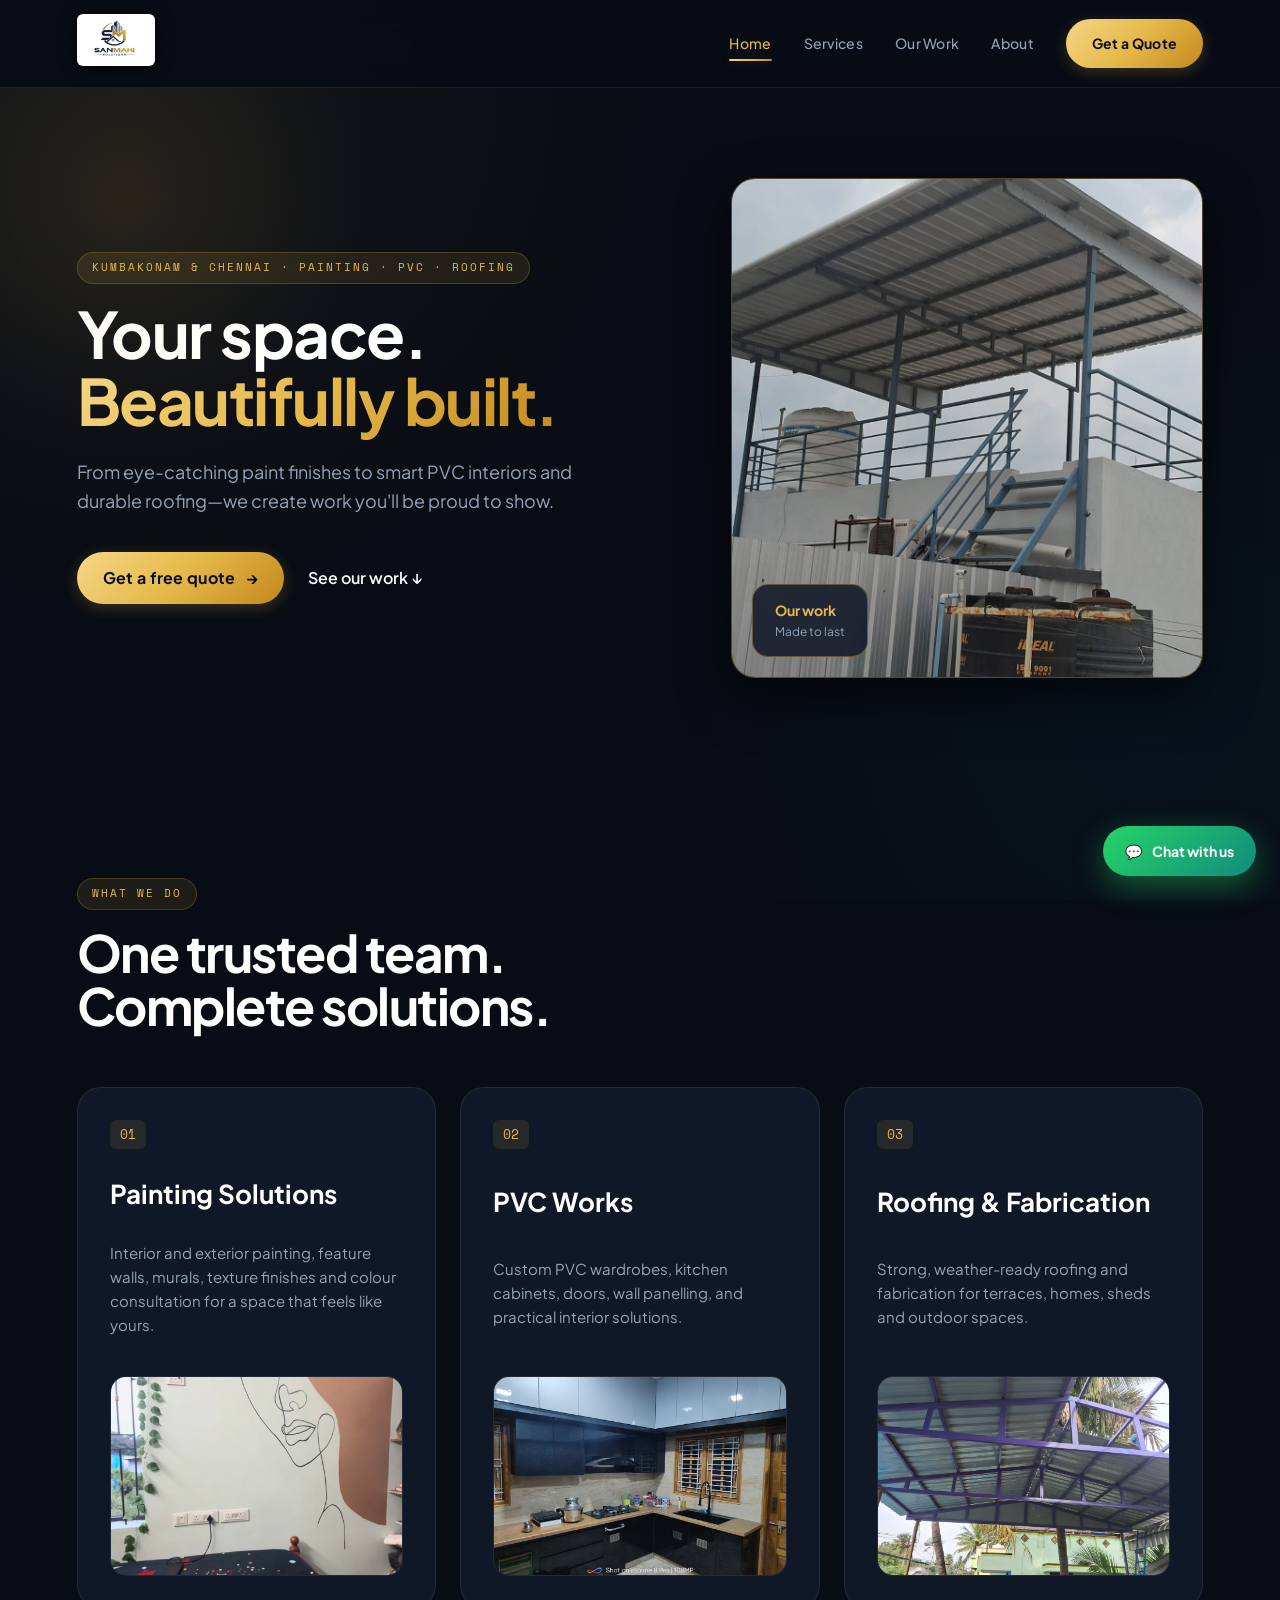
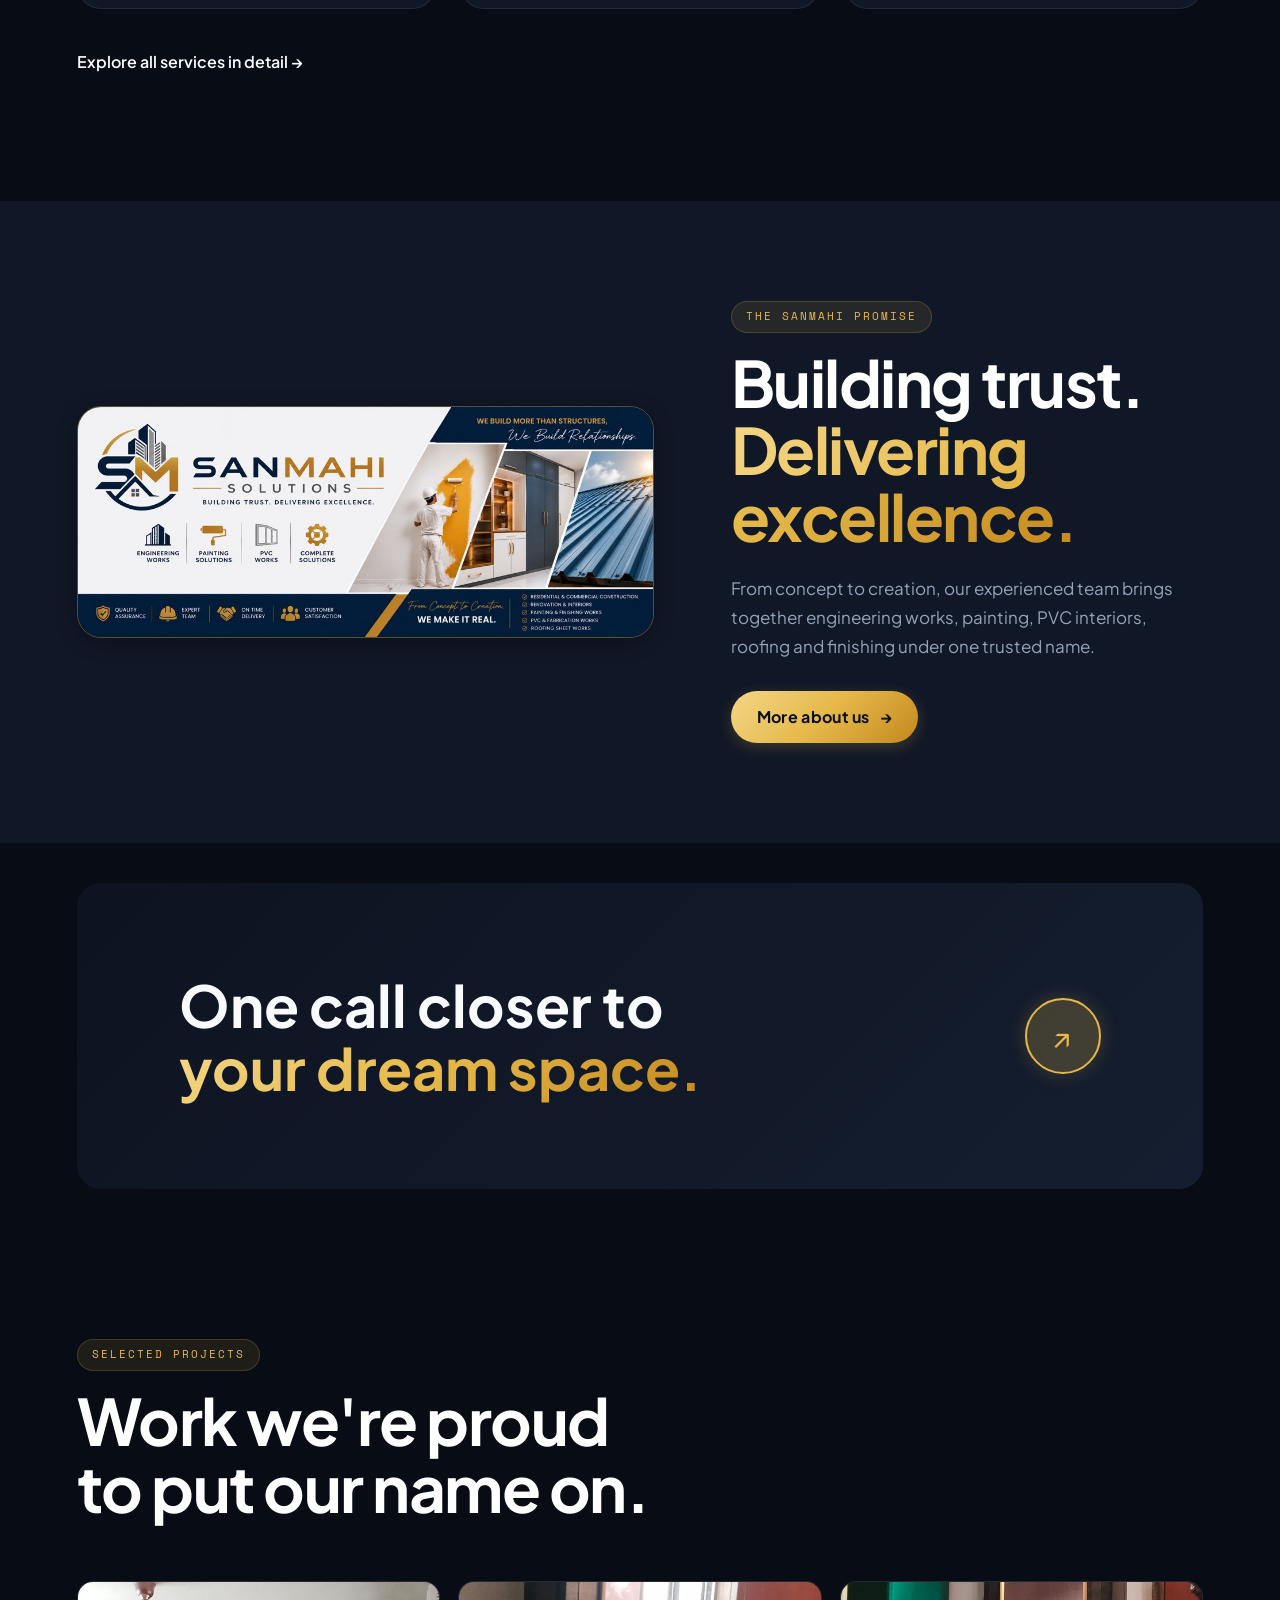
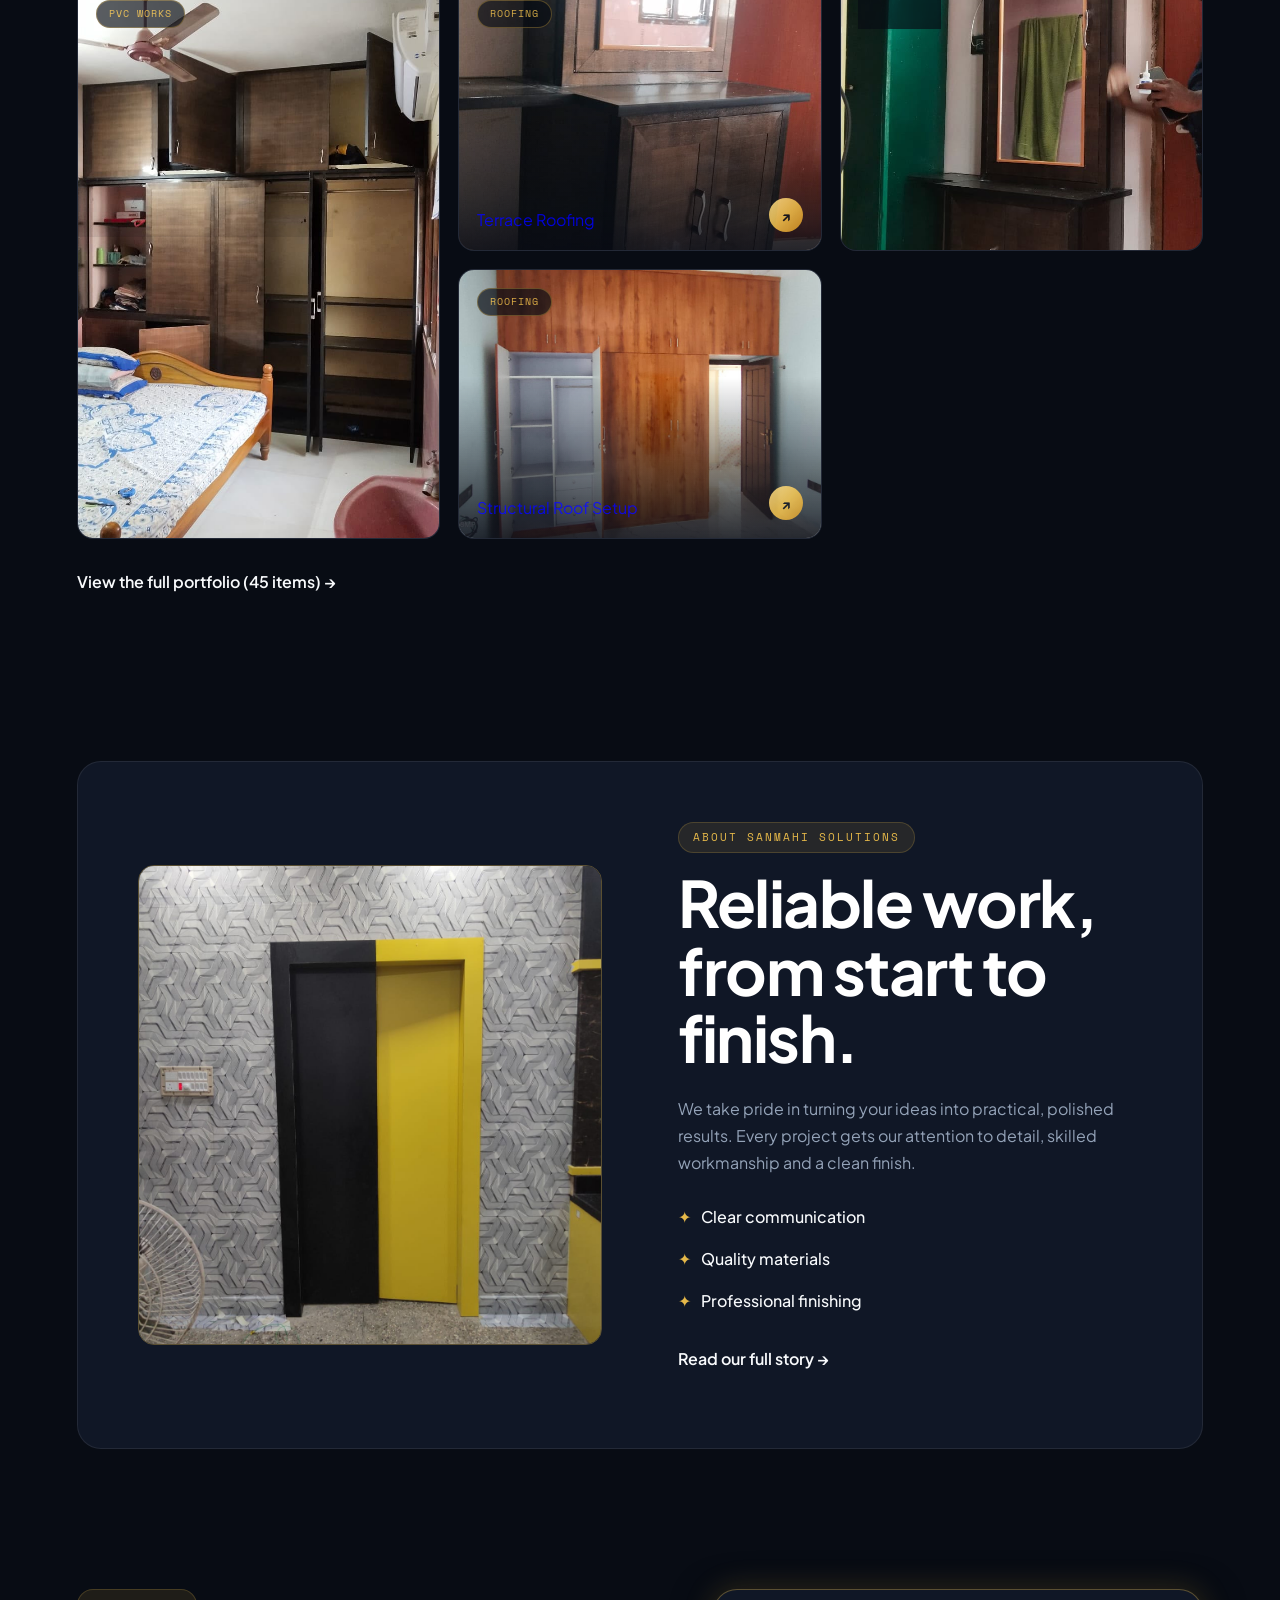
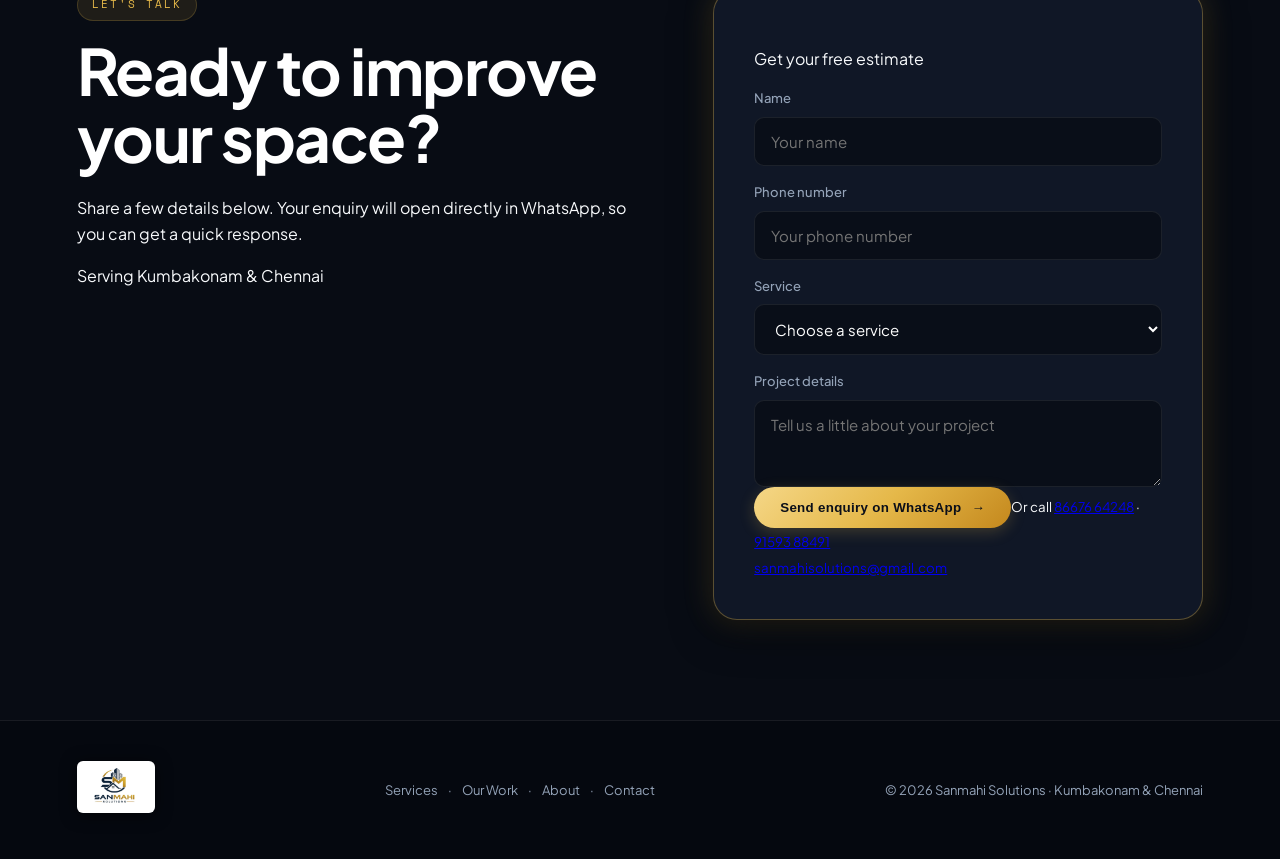
<file: index.html>
<!doctype html>
<html lang="en">
  <head>
    <meta charset="UTF-8" />
    <meta name="viewport" content="width=device-width, initial-scale=1.0" />
    <meta name="description" content="Sanmahi Solutions — trusted painting, PVC works and roofing in Kumbakonam and Chennai. Get your free quote today." />
    <title>Sanmahi Solutions | Painting, PVC & Roofing in Kumbakonam & Chennai</title>
    <link rel="stylesheet" href="styles.css" />
  </head>
  <body>
    <header class="site-header">
      <a class="brand" href="index.html" aria-label="Sanmahi Solutions home"><img src="images/sanmahi-logo.jpg" alt="Sanmahi Solutions" /></a>
      <button class="nav-toggle" aria-label="Open menu" aria-expanded="false">☰</button>
      <nav class="nav" aria-label="Main navigation">
        <a href="index.html" class="current">Home</a><a href="services.html">Services</a><a href="work.html">Our Work</a><a href="about.html">About</a><a class="nav-cta" href="contact.html">Get a Quote</a>
      </nav>
    </header>

    <main>
      <section class="hero" id="home">
        <div class="hero-copy">
          <p class="eyebrow">Kumbakonam & Chennai · Painting · PVC · Roofing</p>
          <h1>Your space.<br><em>Beautifully built.</em></h1>
          <p class="intro">From eye-catching paint finishes to smart PVC interiors and durable roofing—we create work you'll be proud to show.</p>
          <div class="hero-actions"><a class="button" href="contact.html">Get a free quote <span>→</span></a><a class="text-link" href="work.html">See our work ↓</a></div>
        </div>
        <div class="hero-image"><img src="images/roof-terrace.jpg" alt="Completed terrace roofing project" /><div class="image-label"><b>Our work</b><span>Made to last</span></div></div>
      </section>

      <section class="services section" id="services">
        <div class="section-heading"><p class="eyebrow">What we do</p><h2>One trusted team.<br>Complete solutions.</h2></div>
        <div class="service-grid">
          <article class="service-card"><span class="service-no">01</span><h3>Painting Solutions</h3><p>Interior and exterior painting, feature walls, murals, texture finishes and colour consultation for a space that feels like yours.</p><img src="images/paint-line-art.jpg" alt="Decorative painted feature wall" /></article>
          <article class="service-card"><span class="service-no">02</span><h3>PVC Works</h3><p>Custom PVC wardrobes, kitchen cabinets, doors, wall panelling, and practical interior solutions.</p><img src="images/pvc-kitchen.jpg" alt="Custom PVC kitchen work" /></article>
          <article class="service-card"><span class="service-no">03</span><h3>Roofing & Fabrication</h3><p>Strong, weather-ready roofing and fabrication for terraces, homes, sheds and outdoor spaces.</p><img src="images/roof-canopy.jpg" alt="Completed metal canopy roofing work" /></article>
        </div>
        <p style="margin-top:40px"><a class="text-link" href="services.html">Explore all services in detail →</a></p>
      </section>

      <section class="brand-promise"><img src="images/sanmahi-services.jpg" alt="Sanmahi Solutions services: engineering, painting, PVC and complete solutions" /><div><p class="eyebrow">The Sanmahi promise</p><h2>Building trust.<br><em>Delivering excellence.</em></h2><p>From concept to creation, our experienced team brings together engineering works, painting, PVC interiors, roofing and finishing under one trusted name.</p><a class="button" href="about.html">More about us <span>→</span></a></div></section>

      <section class="statement"><p>One call closer to<br><em>your dream space.</em></p><a href="contact.html" class="round-link" aria-label="Contact Sanmahi Solutions">↗</a></section>

      <section class="work section" id="work">
        <div class="work-top"><div><p class="eyebrow">Selected projects</p><h2>Work we're proud<br>to put our name on.</h2></div></div>
        <div class="gallery">
          <a class="project project-tall" href="work.html">
            <img src="images/work-photo-01.jpeg" alt="Custom PVC Interior Work" />
            <div class="project-overlay">
              <span class="project-tag">PVC Works</span>
              <div class="project-info">
                <span class="title-text">Custom PVC Wardrobe</span>
                <span class="project-icon">↗</span>
              </div>
            </div>
          </a>
          <a class="project" href="work.html">
            <img src="images/work-photo-02.jpeg" alt="Terrace metal roof" />
            <div class="project-overlay">
              <span class="project-tag">Roofing</span>
              <div class="project-info">
                <span class="title-text">Terrace Roofing</span>
                <span class="project-icon">↗</span>
              </div>
            </div>
          </a>
          <a class="project" href="work.html">
            <img src="images/work-photo-03.jpeg" alt="Decorative wall mural" />
            <div class="project-overlay">
              <span class="project-tag">Painting</span>
              <div class="project-info">
                <span class="title-text">Feature Wall Art</span>
                <span class="project-icon">↗</span>
              </div>
            </div>
          </a>
          <a class="project" href="work.html">
            <img src="images/work-photo-04.jpeg" alt="Roof installation" />
            <div class="project-overlay">
              <span class="project-tag">Roofing</span>
              <div class="project-info">
                <span class="title-text">Structural Roof Setup</span>
                <span class="project-icon">↗</span>
              </div>
            </div>
          </a>
        </div>
        <p style="margin-top:30px"><a class="text-link" href="work.html">View the full portfolio (45 items) →</a></p>
      </section>

      <section class="about section" id="about"><div class="about-image"><img src="images/work-photo-06.jpeg" alt="Detailed colorful painting work" /></div><div><p class="eyebrow">About Sanmahi Solutions</p><h2>Reliable work,<br>from start to finish.</h2><p>We take pride in turning your ideas into practical, polished results. Every project gets our attention to detail, skilled workmanship and a clean finish.</p><ul><li>Clear communication</li><li>Quality materials</li><li>Professional finishing</li></ul><p style="margin-top:24px"><a class="text-link" href="about.html">Read our full story →</a></p></div></section>

      <section class="contact" id="contact"><div><p class="eyebrow">Let's talk</p><h2>Ready to improve<br>your space?</h2><p>Share a few details below. Your enquiry will open directly in WhatsApp, so you can get a quick response.</p><p class="locations">Serving Kumbakonam & Chennai</p></div><form class="contact-card" id="lead-form"><p>Get your free estimate</p><label>Name<input required name="name" placeholder="Your name" /></label><label>Phone number<input required name="phone" type="tel" placeholder="Your phone number" /></label><label>Service<select required name="service"><option value="">Choose a service</option><option>Painting Works</option><option>PVC Works</option><option>Roofing Works</option><option>Other</option></select></label><label>Project details<textarea name="details" rows="3" placeholder="Tell us a little about your project"></textarea></label><button class="button" type="submit">Send enquiry on WhatsApp <span>→</span></button><small>Or call <a href="tel:+918667664248">86676 64248</a> · <a href="tel:+919159388491">91593 88491</a><br><a href="mailto:sanmahisolutions@gmail.com">sanmahisolutions@gmail.com</a></small></form></section>
    </main>
    <a class="whatsapp" href="https://wa.me/918667664248?text=Hello%20Sanmahi%20Solutions%2C%20I%20would%20like%20a%20free%20quote." target="_blank" rel="noopener" aria-label="Chat with Sanmahi Solutions on WhatsApp">💬<span>Chat with us</span></a>
    <footer><a class="brand" href="index.html"><img src="images/sanmahi-logo.jpg" alt="Sanmahi Solutions" /></a><nav aria-label="Footer navigation"><a href="services.html">Services</a> · <a href="work.html">Our Work</a> · <a href="about.html">About</a> · <a href="contact.html">Contact</a></nav><span>© <span id="year"></span> Sanmahi Solutions · Kumbakonam & Chennai</span></footer>
    <script src="script.js"></script>
  </body>
</html>
</file>
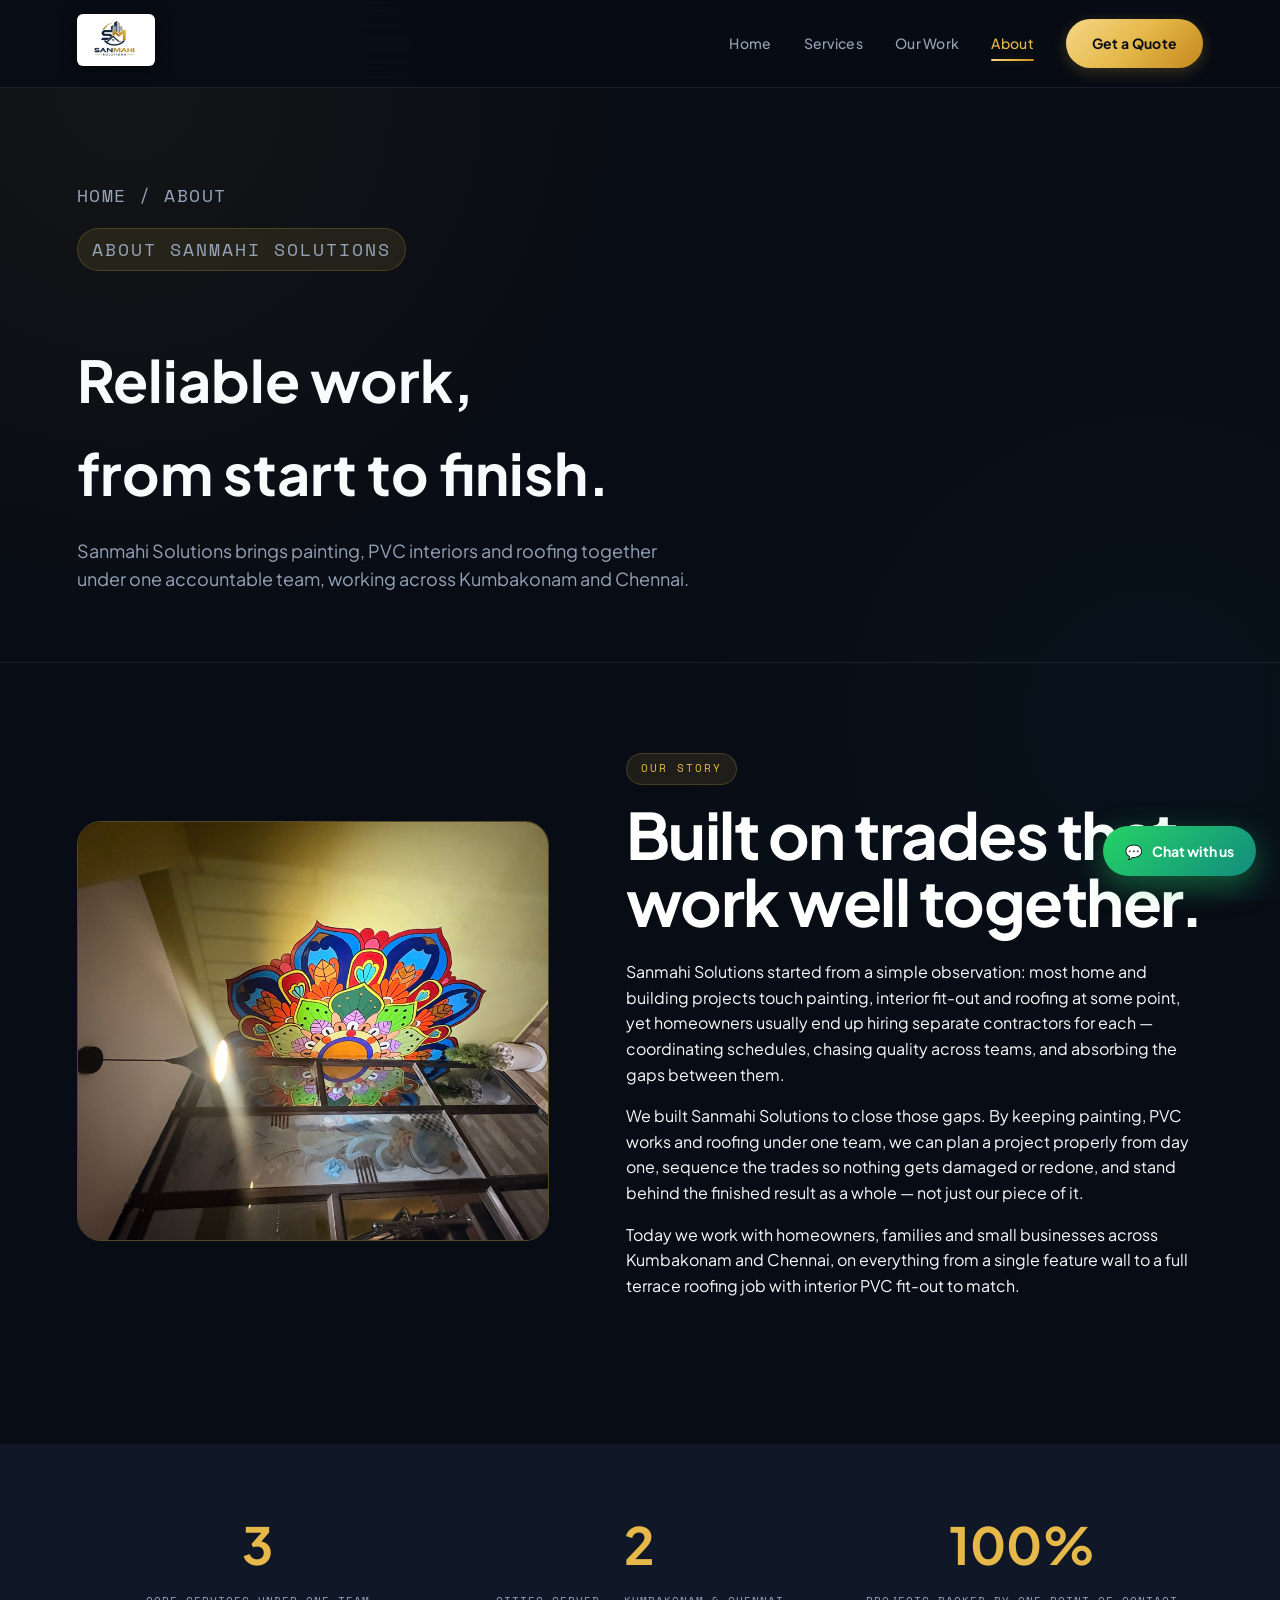
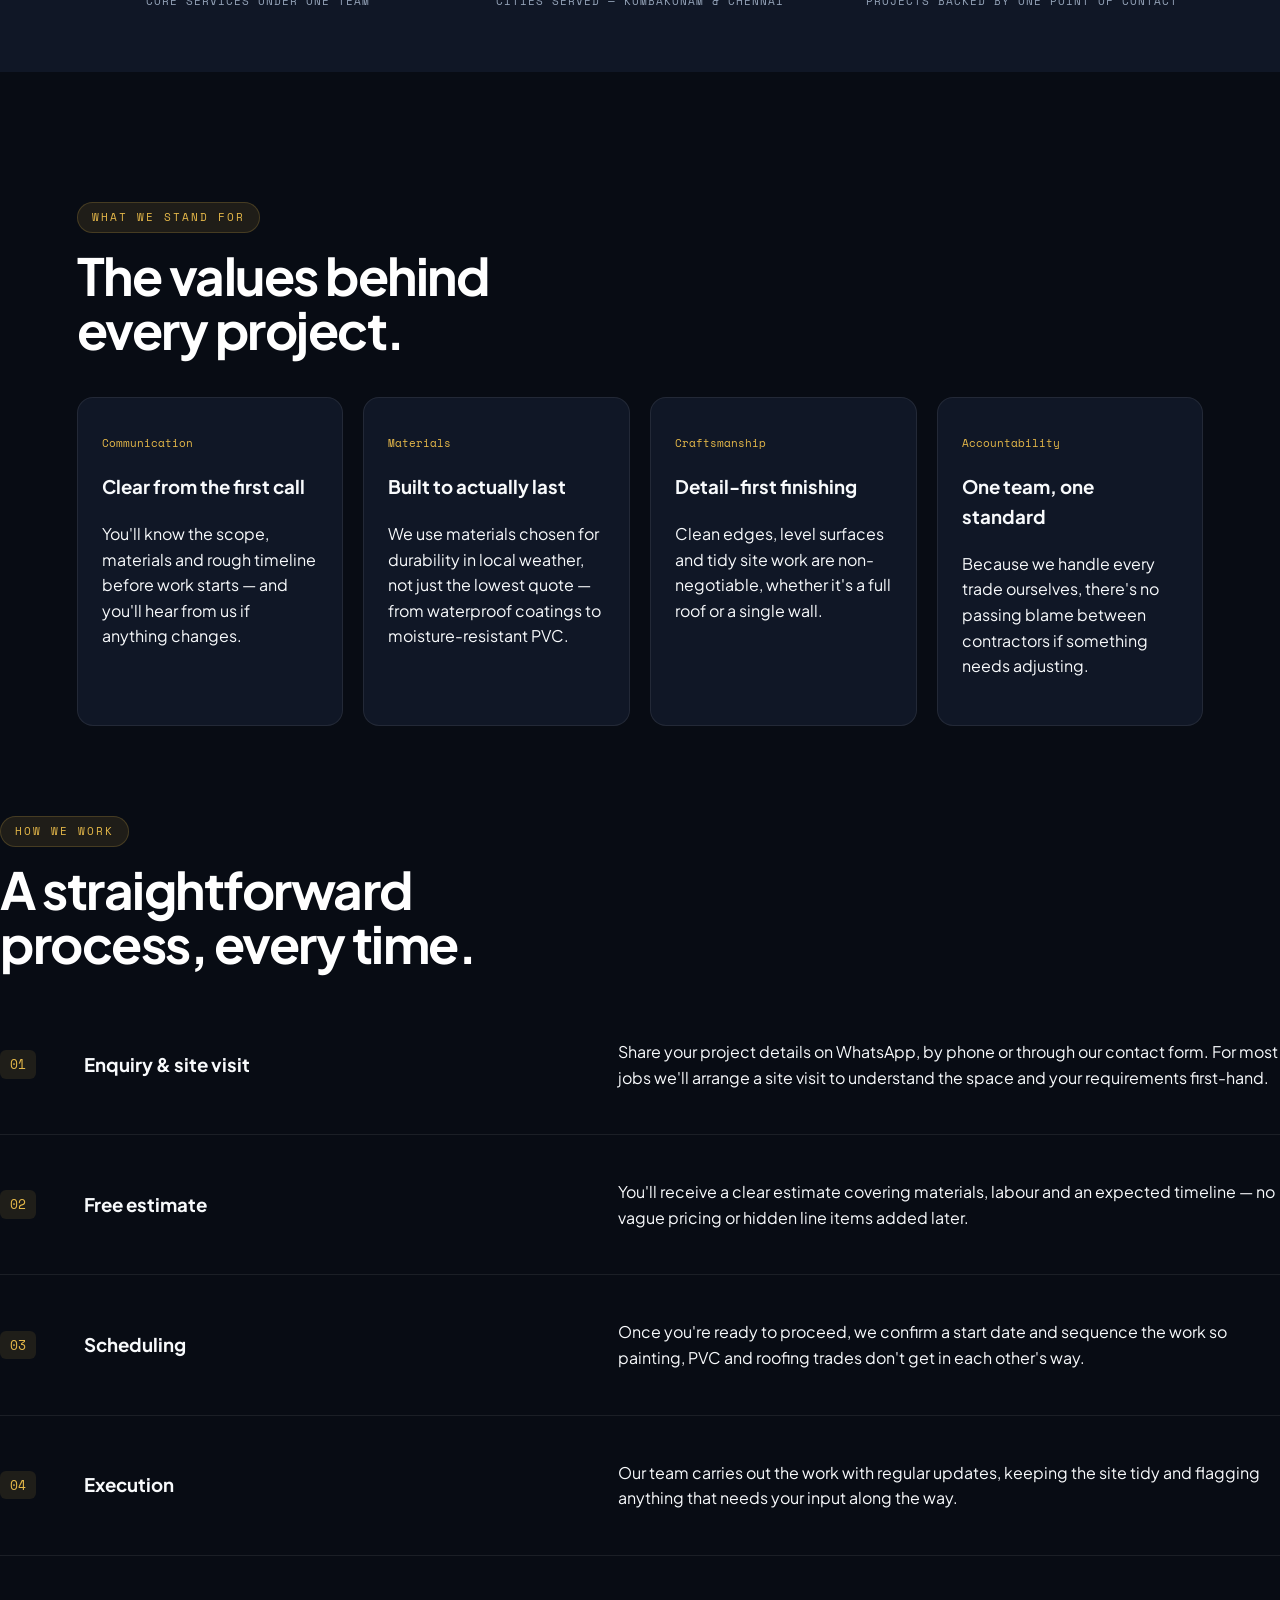
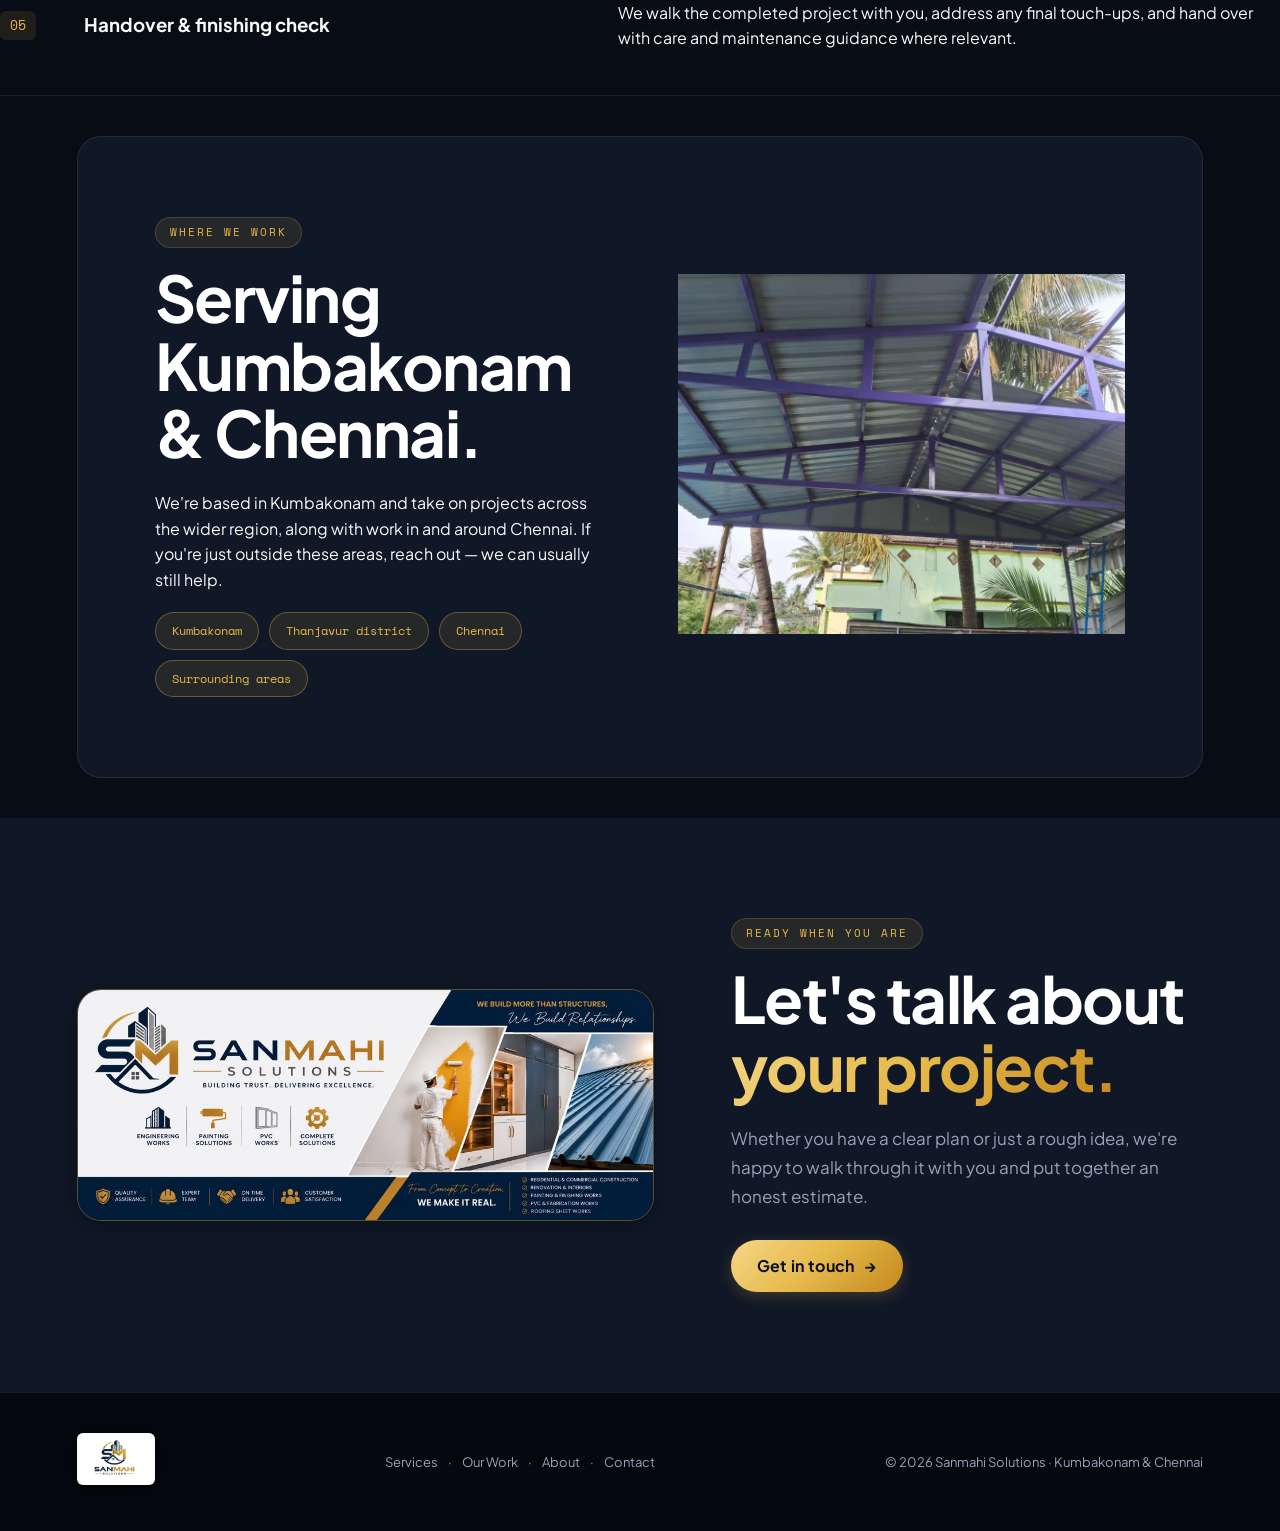
<file: about.html>
<!doctype html>
<html lang="en">
  <head>
    <meta charset="UTF-8" />
    <meta name="viewport" content="width=device-width, initial-scale=1.0" />
    <meta name="description" content="Sanmahi Solutions is a Kumbakonam-based painting, PVC and roofing team serving Kumbakonam and Chennai. Learn about our story, values and process." />
    <title>About Us | Sanmahi Solutions</title>
    <link rel="stylesheet" href="styles.css" />
  </head>
  <body>
    <header class="site-header">
      <a class="brand" href="index.html" aria-label="Sanmahi Solutions home"><img src="images/sanmahi-logo.jpg" alt="Sanmahi Solutions" /></a>
      <button class="nav-toggle" aria-label="Open menu" aria-expanded="false">☰</button>
      <nav class="nav" aria-label="Main navigation">
        <a href="index.html">Home</a><a href="services.html">Services</a><a href="work.html">Our Work</a><a href="about.html" class="current">About</a><a class="nav-cta" href="contact.html">Get a Quote</a>
      </nav>
    </header>

    <main>
      <section class="page-hero">
        <p class="breadcrumb"><a href="index.html">Home</a> / About</p>
        <p class="eyebrow">About Sanmahi Solutions</p>
        <h1>Reliable work,<br>from start to finish.</h1>
        <p>Sanmahi Solutions brings painting, PVC interiors and roofing together under one accountable team, working across Kumbakonam and Chennai.</p>
      </section>

      <section class="story">
        <div><img src="images/paint-mural-detail.jpg" alt="Detailed colourful painting work" style="width:100%;height:420px;object-fit:cover" /></div>
        <div>
          <p class="eyebrow">Our story</p>
          <h2>Built on trades that<br>work well together.</h2>
          <p>Sanmahi Solutions started from a simple observation: most home and building projects touch painting, interior fit-out and roofing at some point, yet homeowners usually end up hiring separate contractors for each — coordinating schedules, chasing quality across teams, and absorbing the gaps between them.</p>
          <p>We built Sanmahi Solutions to close those gaps. By keeping painting, PVC works and roofing under one team, we can plan a project properly from day one, sequence the trades so nothing gets damaged or redone, and stand behind the finished result as a whole — not just our piece of it.</p>
          <p>Today we work with homeowners, families and small businesses across Kumbakonam and Chennai, on everything from a single feature wall to a full terrace roofing job with interior PVC fit-out to match.</p>
        </div>
      </section>

      <section class="stat-row">
        <div><b>3</b><span>Core services under one team</span></div>
        <div><b>2</b><span>Cities served — Kumbakonam & Chennai</span></div>
        <div><b>100%</b><span>Projects backed by one point of contact</span></div>
      </section>

      <section class="values">
        <div class="section-heading"><p class="eyebrow">What we stand for</p><h2>The values behind<br>every project.</h2></div>
        <div class="value-grid">
          <div class="value-card"><span>Communication</span><h3>Clear from the first call</h3><p>You'll know the scope, materials and rough timeline before work starts — and you'll hear from us if anything changes.</p></div>
          <div class="value-card"><span>Materials</span><h3>Built to actually last</h3><p>We use materials chosen for durability in local weather, not just the lowest quote — from waterproof coatings to moisture-resistant PVC.</p></div>
          <div class="value-card"><span>Craftsmanship</span><h3>Detail-first finishing</h3><p>Clean edges, level surfaces and tidy site work are non-negotiable, whether it's a full roof or a single wall.</p></div>
          <div class="value-card"><span>Accountability</span><h3>One team, one standard</h3><p>Because we handle every trade ourselves, there's no passing blame between contractors if something needs adjusting.</p></div>
        </div>
      </section>

      <section class="process">
        <div class="section-heading"><p class="eyebrow">How we work</p><h2>A straightforward<br>process, every time.</h2></div>
        <div class="process-list">
          <div class="process-step"><span class="service-no">01</span><h3>Enquiry & site visit</h3><p>Share your project details on WhatsApp, by phone or through our contact form. For most jobs we'll arrange a site visit to understand the space and your requirements first-hand.</p></div>
          <div class="process-step"><span class="service-no">02</span><h3>Free estimate</h3><p>You'll receive a clear estimate covering materials, labour and an expected timeline — no vague pricing or hidden line items added later.</p></div>
          <div class="process-step"><span class="service-no">03</span><h3>Scheduling</h3><p>Once you're ready to proceed, we confirm a start date and sequence the work so painting, PVC and roofing trades don't get in each other's way.</p></div>
          <div class="process-step"><span class="service-no">04</span><h3>Execution</h3><p>Our team carries out the work with regular updates, keeping the site tidy and flagging anything that needs your input along the way.</p></div>
          <div class="process-step"><span class="service-no">05</span><h3>Handover & finishing check</h3><p>We walk the completed project with you, address any final touch-ups, and hand over with care and maintenance guidance where relevant.</p></div>
        </div>
      </section>

      <section class="areas">
        <div>
          <p class="eyebrow">Where we work</p>
          <h2>Serving Kumbakonam<br>& Chennai.</h2>
          <p>We're based in Kumbakonam and take on projects across the wider region, along with work in and around Chennai. If you're just outside these areas, reach out — we can usually still help.</p>
          <div class="area-tags"><span>Kumbakonam</span><span>Thanjavur district</span><span>Chennai</span><span>Surrounding areas</span></div>
        </div>
        <div><img src="images/roof-canopy.jpg" alt="Completed metal canopy roofing work" style="width:100%;height:360px;object-fit:cover" /></div>
      </section>

      <section class="brand-promise"><img src="images/sanmahi-services.jpg" alt="Sanmahi Solutions services: engineering, painting, PVC and complete solutions" /><div><p class="eyebrow">Ready when you are</p><h2>Let's talk about<br><em>your project.</em></h2><p>Whether you have a clear plan or just a rough idea, we're happy to walk through it with you and put together an honest estimate.</p><a class="button" href="contact.html">Get in touch <span>→</span></a></div></section>
    </main>
    <a class="whatsapp" href="https://wa.me/918667664248?text=Hello%20Sanmahi%20Solutions%2C%20I%20would%20like%20a%20free%20quote." target="_blank" rel="noopener" aria-label="Chat with Sanmahi Solutions on WhatsApp">💬<span>Chat with us</span></a>
    <footer><a class="brand" href="index.html"><img src="images/sanmahi-logo.jpg" alt="Sanmahi Solutions" /></a><nav aria-label="Footer navigation"><a href="services.html">Services</a> · <a href="work.html">Our Work</a> · <a href="about.html">About</a> · <a href="contact.html">Contact</a></nav><span>© <span id="year"></span> Sanmahi Solutions · Kumbakonam & Chennai</span></footer>
    <script src="script.js"></script>
  </body>
</html>
</file>
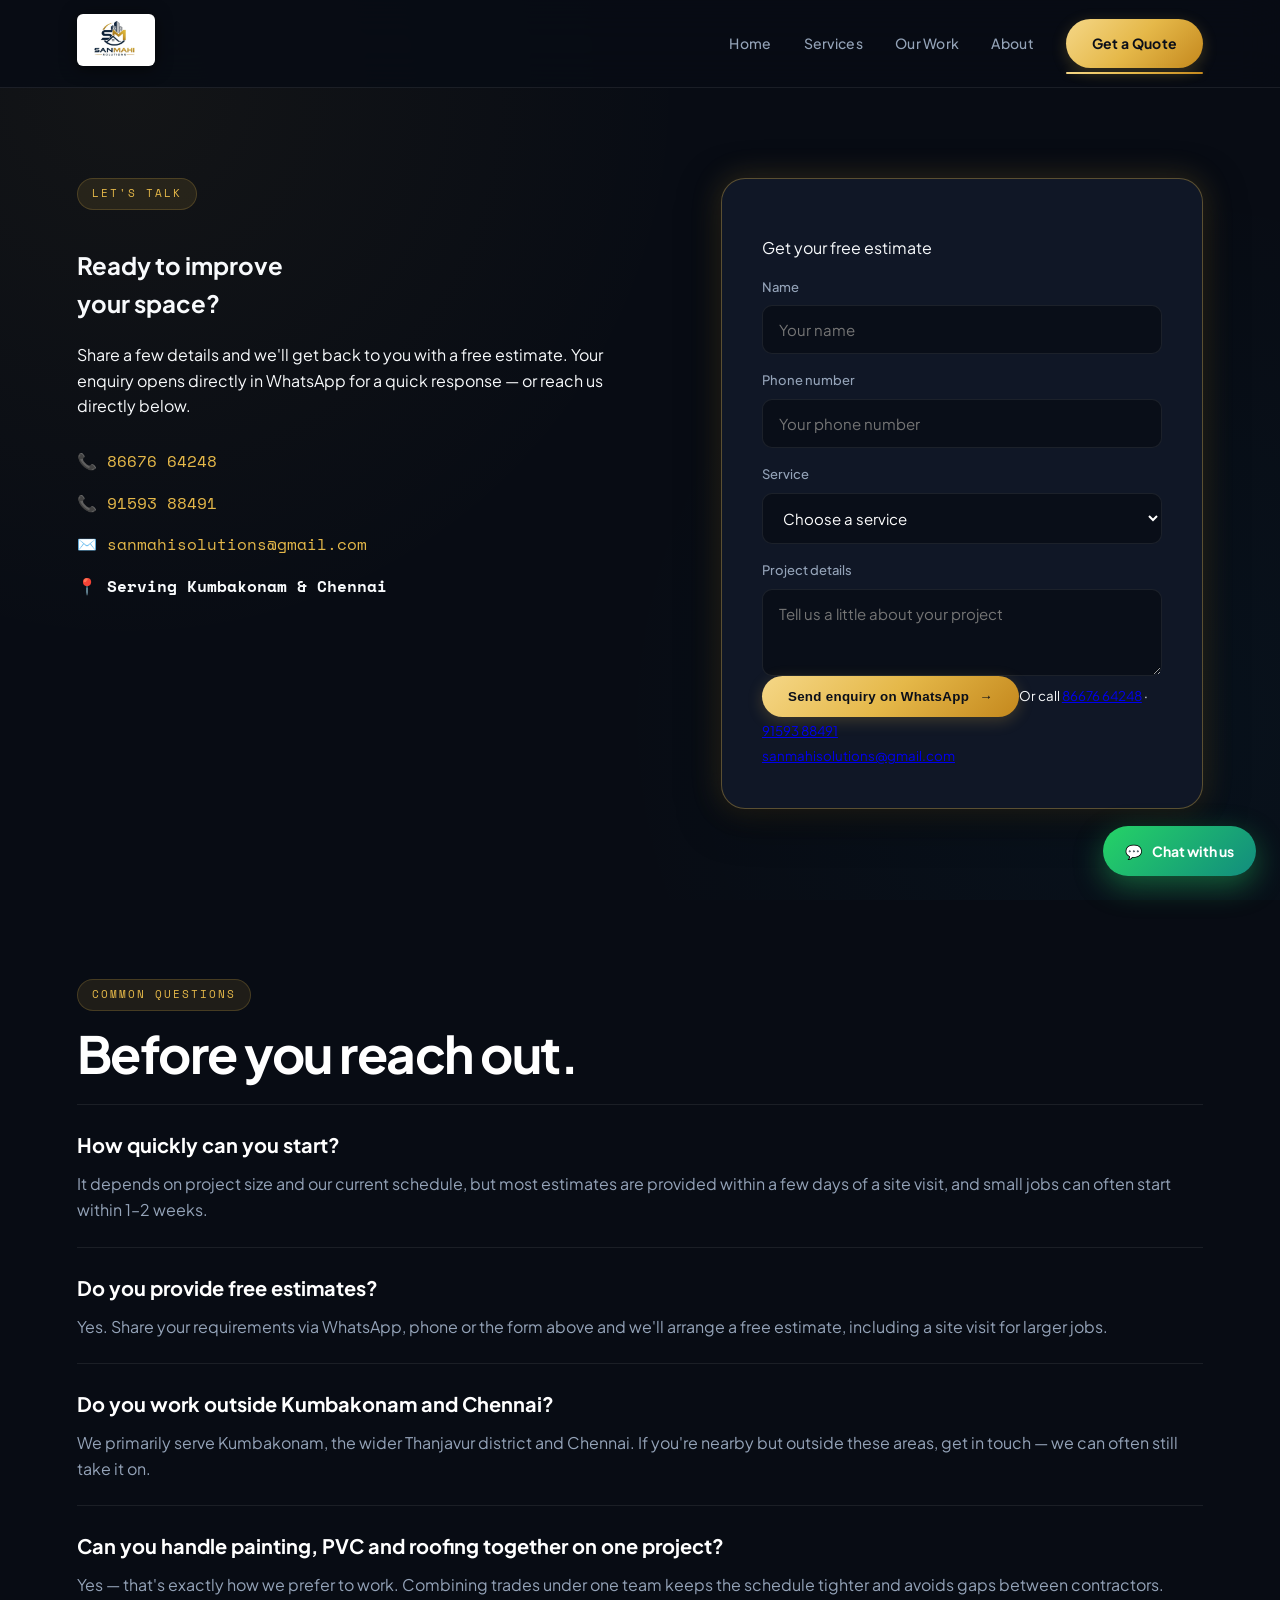
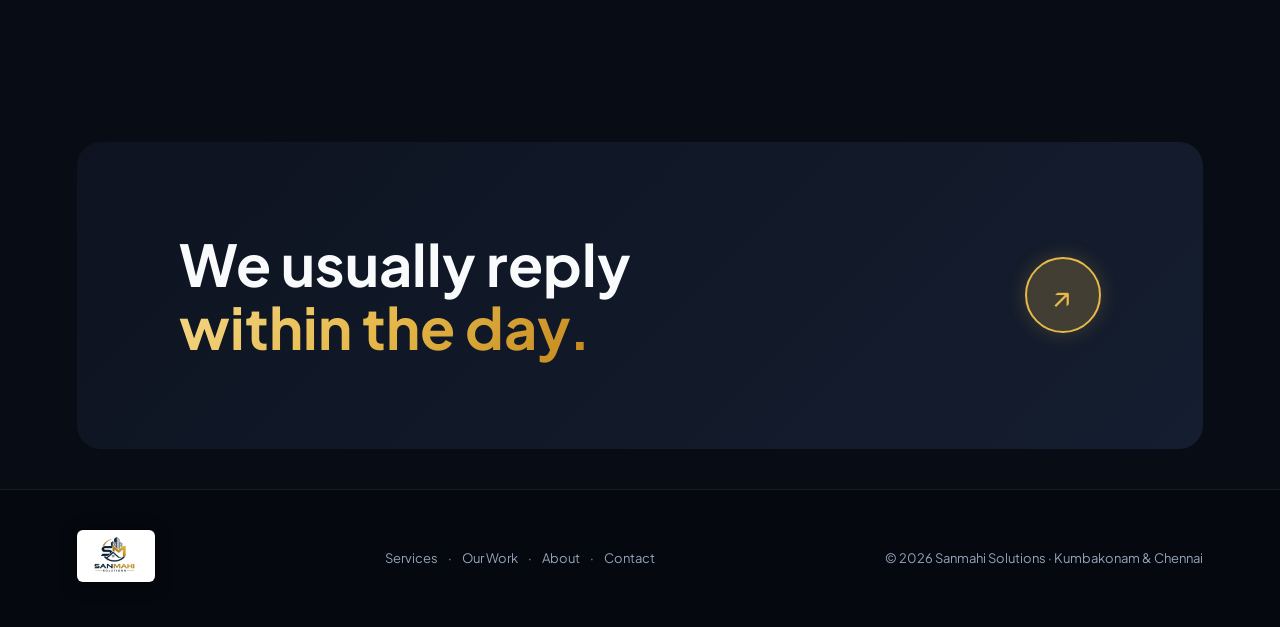
<file: contact.html>
<!doctype html>
<html lang="en">
  <head>
    <meta charset="UTF-8" />
    <meta name="viewport" content="width=device-width, initial-scale=1.0" />
    <meta name="description" content="Get a free quote from Sanmahi Solutions for painting, PVC works or roofing in Kumbakonam and Chennai. Call, WhatsApp or email us." />
    <title>Contact & Get a Quote | Sanmahi Solutions</title>
    <link rel="stylesheet" href="styles.css" />
  </head>
  <body>
    <header class="site-header">
      <a class="brand" href="index.html" aria-label="Sanmahi Solutions home"><img src="images/sanmahi-logo.jpg" alt="Sanmahi Solutions" /></a>
      <button class="nav-toggle" aria-label="Open menu" aria-expanded="false">☰</button>
      <nav class="nav" aria-label="Main navigation">
        <a href="index.html">Home</a><a href="services.html">Services</a><a href="work.html">Our Work</a><a href="about.html">About</a><a class="nav-cta current" href="contact.html">Get a Quote</a>
      </nav>
    </header>

    <main>
      <section class="contact-page">
        <div class="contact-info">
          <p class="eyebrow">Let's talk</p>
          <h1>Ready to improve<br>your space?</h1>
          <p>Share a few details and we'll get back to you with a free estimate. Your enquiry opens directly in WhatsApp for a quick response — or reach us directly below.</p>
          <div class="contact-methods">
            <a href="tel:+918667664248">📞 86676 64248</a>
            <a href="tel:+919159388491">📞 91593 88491</a>
            <a href="mailto:sanmahisolutions@gmail.com">✉️ sanmahisolutions@gmail.com</a>
            <span style="font-weight:600">📍 Serving Kumbakonam & Chennai</span>
          </div>
        </div>
        <form class="contact-card" id="lead-form"><p>Get your free estimate</p><label>Name<input required name="name" placeholder="Your name" /></label><label>Phone number<input required name="phone" type="tel" placeholder="Your phone number" /></label><label>Service<select required name="service"><option value="">Choose a service</option><option>Painting Works</option><option>PVC Works</option><option>Roofing Works</option><option>Other</option></select></label><label>Project details<textarea name="details" rows="3" placeholder="Tell us a little about your project"></textarea></label><button class="button" type="submit">Send enquiry on WhatsApp <span>→</span></button><small>Or call <a href="tel:+918667664248">86676 64248</a> · <a href="tel:+919159388491">91593 88491</a><br><a href="mailto:sanmahisolutions@gmail.com">sanmahisolutions@gmail.com</a></small></form>
      </section>

      <section class="faq">
        <div class="section-heading"><p class="eyebrow">Common questions</p><h2>Before you reach out.</h2></div>
        <div class="faq-item"><h3>How quickly can you start?</h3><p>It depends on project size and our current schedule, but most estimates are provided within a few days of a site visit, and small jobs can often start within 1–2 weeks.</p></div>
        <div class="faq-item"><h3>Do you provide free estimates?</h3><p>Yes. Share your requirements via WhatsApp, phone or the form above and we'll arrange a free estimate, including a site visit for larger jobs.</p></div>
        <div class="faq-item"><h3>Do you work outside Kumbakonam and Chennai?</h3><p>We primarily serve Kumbakonam, the wider Thanjavur district and Chennai. If you're nearby but outside these areas, get in touch — we can often still take it on.</p></div>
        <div class="faq-item"><h3>Can you handle painting, PVC and roofing together on one project?</h3><p>Yes — that's exactly how we prefer to work. Combining trades under one team keeps the schedule tighter and avoids gaps between contractors.</p></div>
      </section>

      <section class="statement"><p>We usually reply<br><em>within the day.</em></p><a href="https://wa.me/918667664248?text=Hello%20Sanmahi%20Solutions%2C%20I%20would%20like%20a%20free%20quote." target="_blank" rel="noopener" class="round-link" aria-label="Chat on WhatsApp">↗</a></section>
    </main>
    <a class="whatsapp" href="https://wa.me/918667664248?text=Hello%20Sanmahi%20Solutions%2C%20I%20would%20like%20a%20free%20quote." target="_blank" rel="noopener" aria-label="Chat with Sanmahi Solutions on WhatsApp">💬<span>Chat with us</span></a>
    <footer><a class="brand" href="index.html"><img src="images/sanmahi-logo.jpg" alt="Sanmahi Solutions" /></a><nav aria-label="Footer navigation"><a href="services.html">Services</a> · <a href="work.html">Our Work</a> · <a href="about.html">About</a> · <a href="contact.html">Contact</a></nav><span>© <span id="year"></span> Sanmahi Solutions · Kumbakonam & Chennai</span></footer>
    <script src="script.js"></script>
  </body>
</html>
</file>
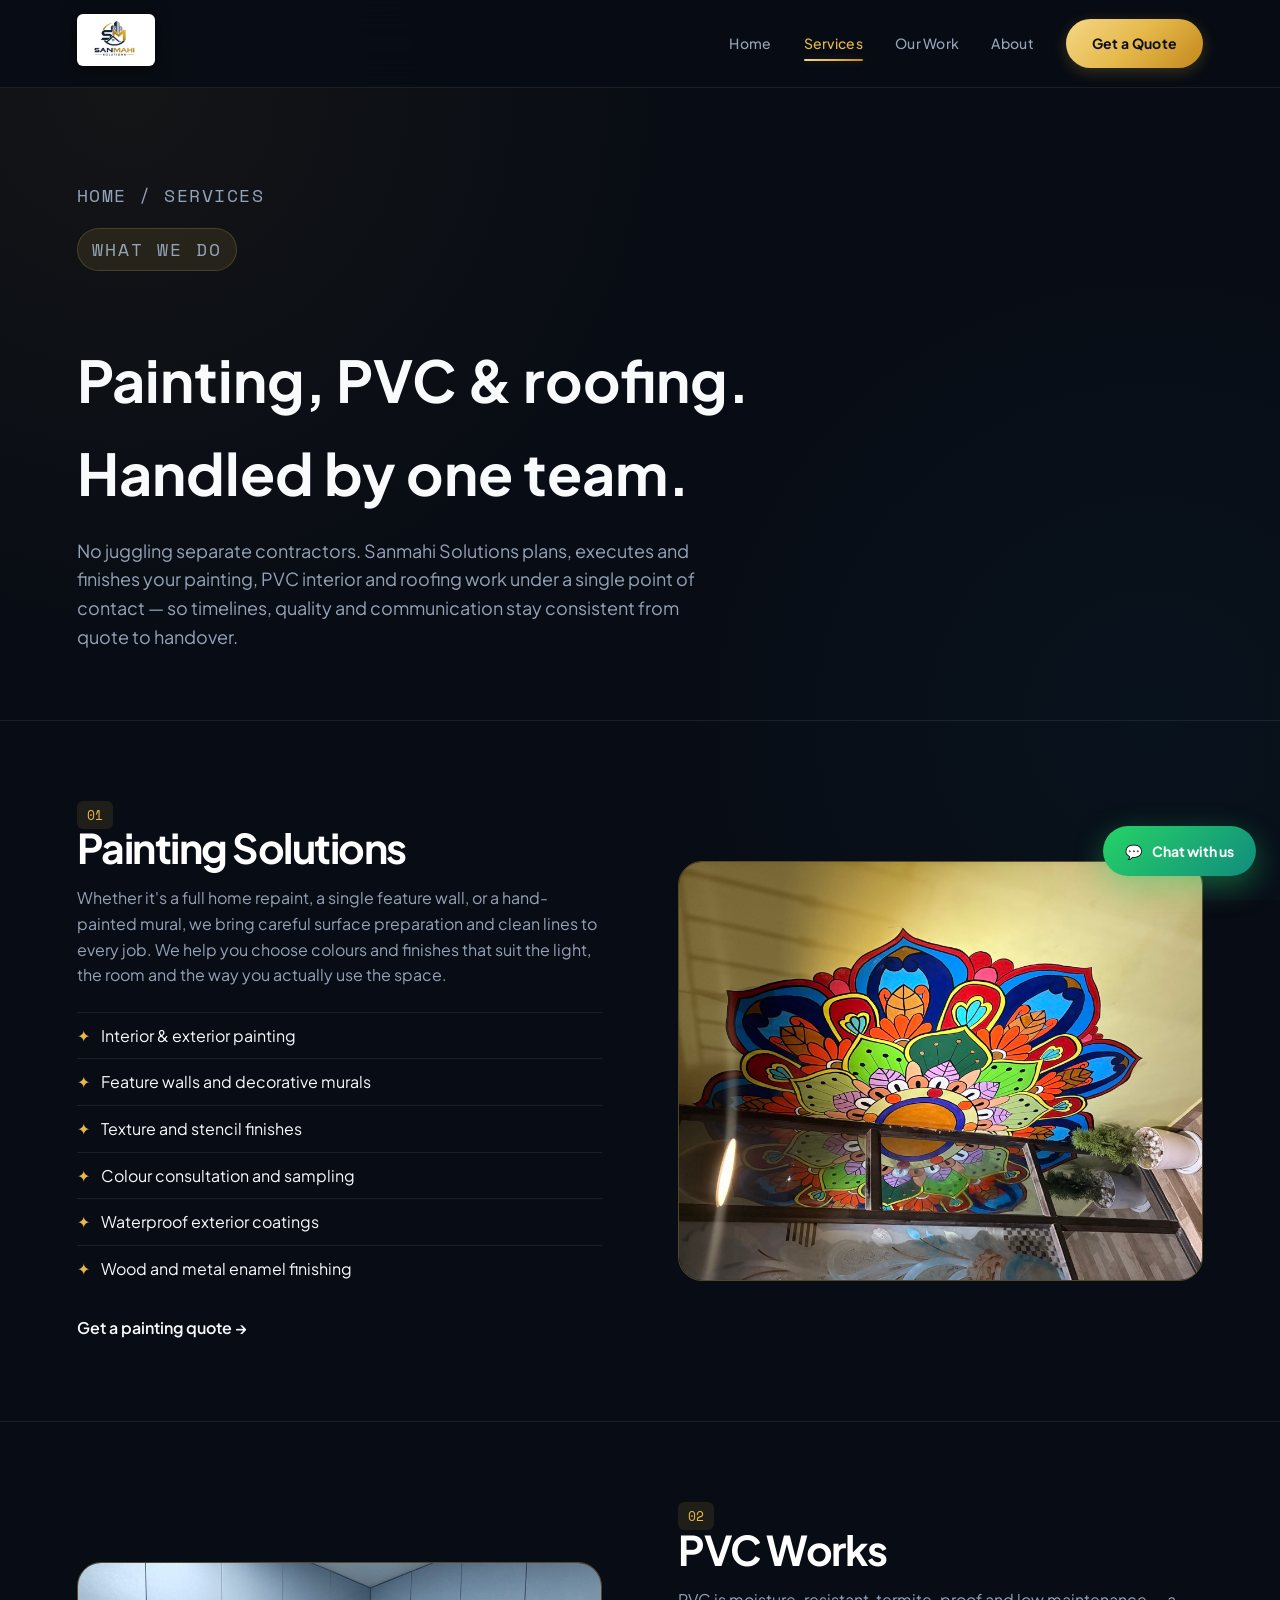
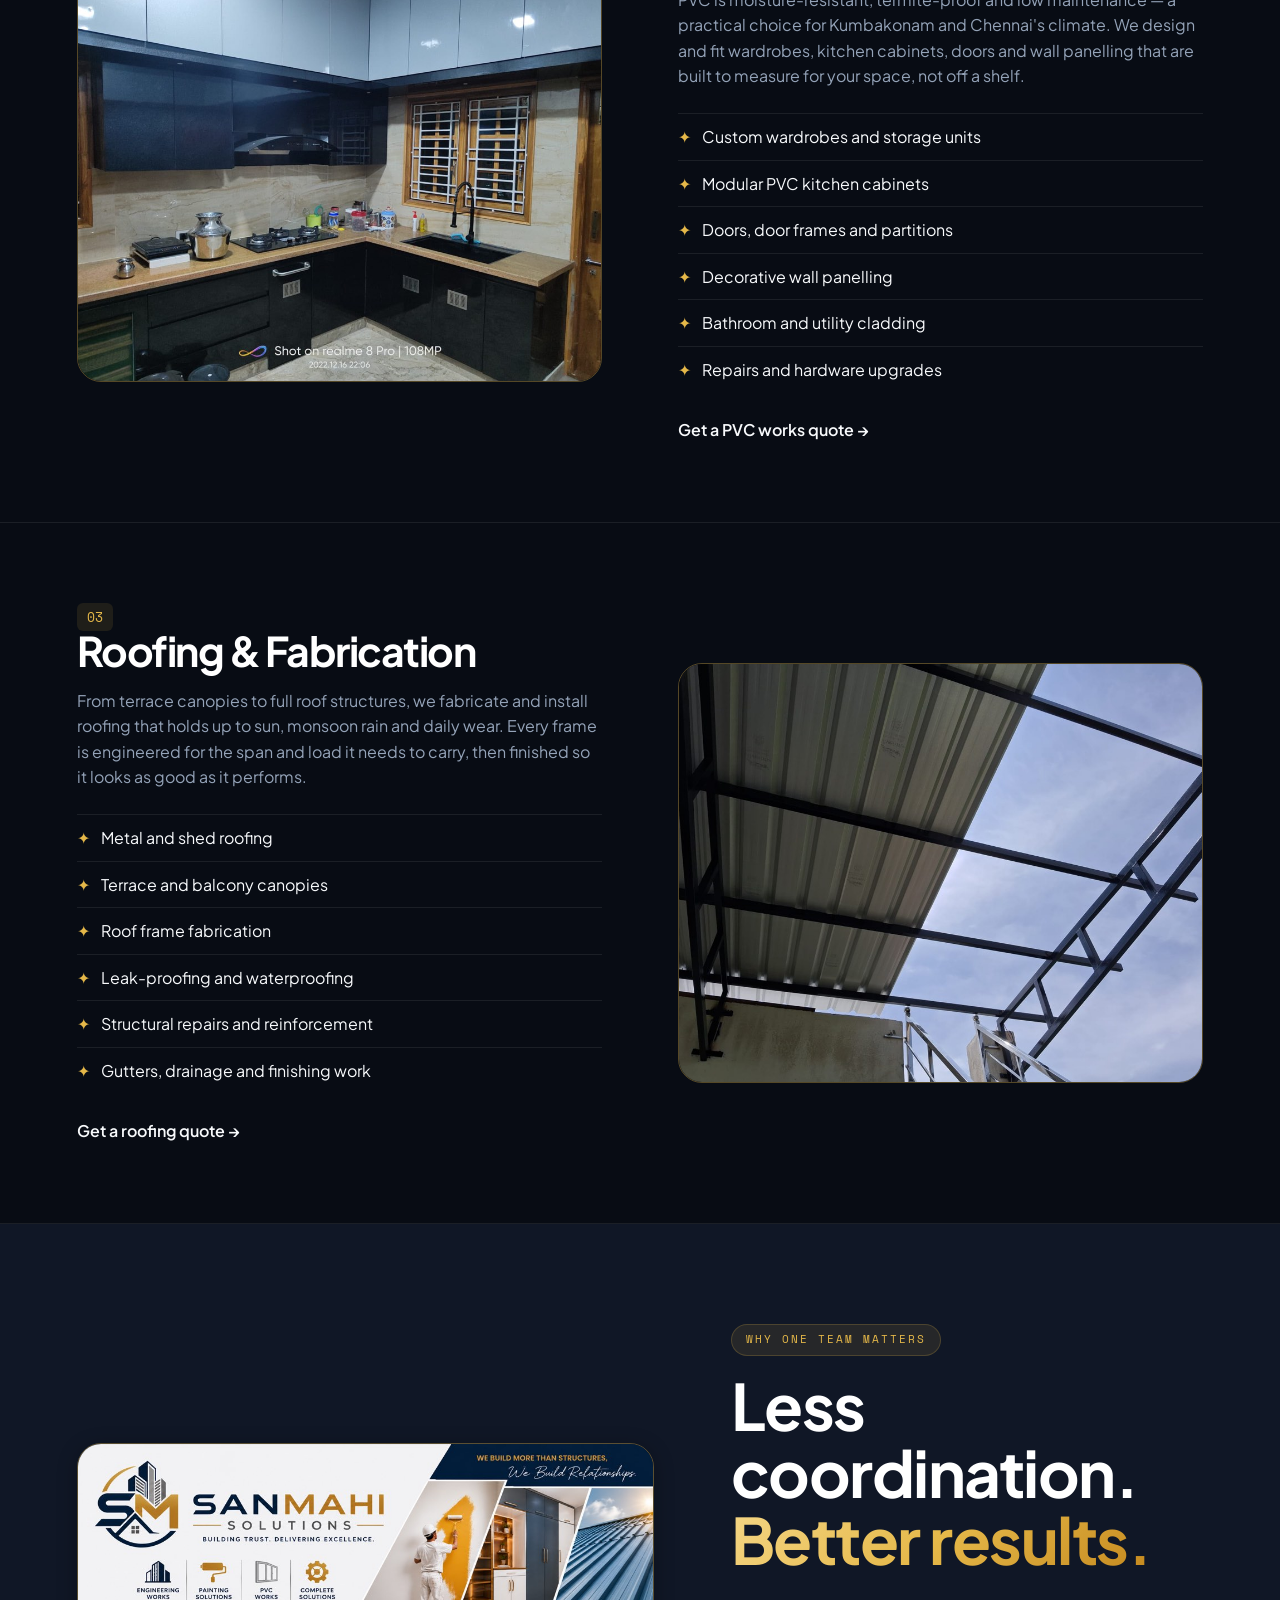
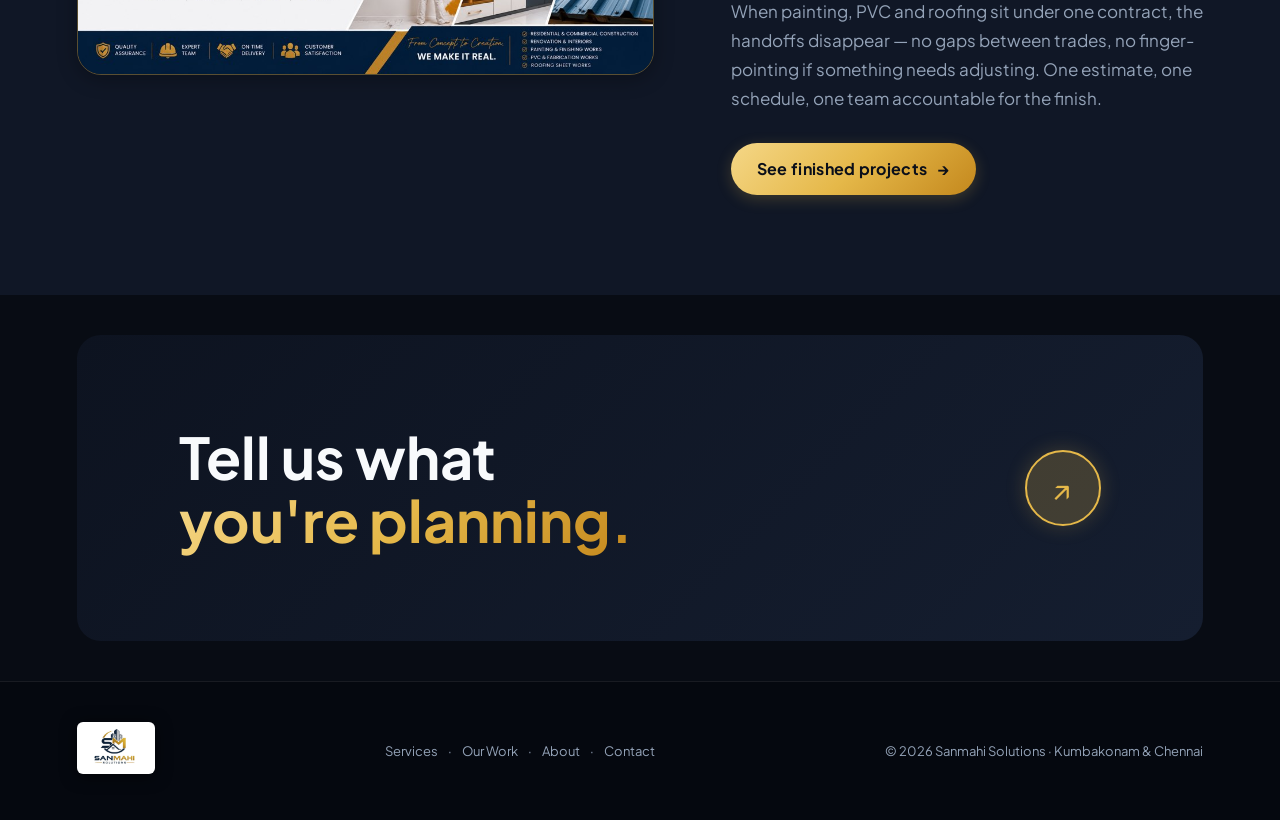
<file: services.html>
<!doctype html>
<html lang="en">
  <head>
    <meta charset="UTF-8" />
    <meta name="viewport" content="width=device-width, initial-scale=1.0" />
    <meta name="description" content="Painting, PVC works and roofing services from Sanmahi Solutions — serving Kumbakonam and Chennai with skilled workmanship and clean finishing." />
    <title>Services | Sanmahi Solutions</title>
    <link rel="stylesheet" href="styles.css" />
  </head>
  <body>
    <header class="site-header">
      <a class="brand" href="index.html" aria-label="Sanmahi Solutions home"><img src="images/sanmahi-logo.jpg" alt="Sanmahi Solutions" /></a>
      <button class="nav-toggle" aria-label="Open menu" aria-expanded="false">☰</button>
      <nav class="nav" aria-label="Main navigation">
        <a href="index.html">Home</a><a href="services.html" class="current">Services</a><a href="work.html">Our Work</a><a href="about.html">About</a><a class="nav-cta" href="contact.html">Get a Quote</a>
      </nav>
    </header>

    <main>
      <section class="page-hero">
        <p class="breadcrumb"><a href="index.html">Home</a> / Services</p>
        <p class="eyebrow">What we do</p>
        <h1>Painting, PVC & roofing.<br>Handled by one team.</h1>
        <p>No juggling separate contractors. Sanmahi Solutions plans, executes and finishes your painting, PVC interior and roofing work under a single point of contact — so timelines, quality and communication stay consistent from quote to handover.</p>
      </section>

      <section class="service-detail" id="painting">
        <div class="service-detail-image"><img src="images/paint-mural.jpg" alt="Colourful decorative wall mural" /></div>
        <div>
          <span class="service-no">01</span>
          <h2>Painting Solutions</h2>
          <p>Whether it's a full home repaint, a single feature wall, or a hand-painted mural, we bring careful surface preparation and clean lines to every job. We help you choose colours and finishes that suit the light, the room and the way you actually use the space.</p>
          <ul>
            <li>Interior & exterior painting</li>
            <li>Feature walls and decorative murals</li>
            <li>Texture and stencil finishes</li>
            <li>Colour consultation and sampling</li>
            <li>Waterproof exterior coatings</li>
            <li>Wood and metal enamel finishing</li>
          </ul>
          <a class="text-link" href="contact.html">Get a painting quote →</a>
        </div>
      </section>

      <section class="service-detail" id="pvc">
        <div class="service-detail-image"><img src="images/pvc-kitchen.jpg" alt="Black and white PVC kitchen" /></div>
        <div>
          <span class="service-no">02</span>
          <h2>PVC Works</h2>
          <p>PVC is moisture-resistant, termite-proof and low maintenance — a practical choice for Kumbakonam and Chennai's climate. We design and fit wardrobes, kitchen cabinets, doors and wall panelling that are built to measure for your space, not off a shelf.</p>
          <ul>
            <li>Custom wardrobes and storage units</li>
            <li>Modular PVC kitchen cabinets</li>
            <li>Doors, door frames and partitions</li>
            <li>Decorative wall panelling</li>
            <li>Bathroom and utility cladding</li>
            <li>Repairs and hardware upgrades</li>
          </ul>
          <a class="text-link" href="contact.html">Get a PVC works quote →</a>
        </div>
      </section>

      <section class="service-detail" id="roofing">
        <div class="service-detail-image"><img src="images/roof-frame.jpg" alt="Metal roof frame work" /></div>
        <div>
          <span class="service-no">03</span>
          <h2>Roofing & Fabrication</h2>
          <p>From terrace canopies to full roof structures, we fabricate and install roofing that holds up to sun, monsoon rain and daily wear. Every frame is engineered for the span and load it needs to carry, then finished so it looks as good as it performs.</p>
          <ul>
            <li>Metal and shed roofing</li>
            <li>Terrace and balcony canopies</li>
            <li>Roof frame fabrication</li>
            <li>Leak-proofing and waterproofing</li>
            <li>Structural repairs and reinforcement</li>
            <li>Gutters, drainage and finishing work</li>
          </ul>
          <a class="text-link" href="contact.html">Get a roofing quote →</a>
        </div>
      </section>

      <section class="brand-promise"><img src="images/sanmahi-services.jpg" alt="Sanmahi Solutions services overview" /><div><p class="eyebrow">Why one team matters</p><h2>Less coordination.<br><em>Better results.</em></h2><p>When painting, PVC and roofing sit under one contract, the handoffs disappear — no gaps between trades, no finger-pointing if something needs adjusting. One estimate, one schedule, one team accountable for the finish.</p><a class="button" href="work.html">See finished projects <span>→</span></a></div></section>

      <section class="statement"><p>Tell us what<br><em>you're planning.</em></p><a href="contact.html" class="round-link" aria-label="Contact Sanmahi Solutions">↗</a></section>
    </main>
    <a class="whatsapp" href="https://wa.me/918667664248?text=Hello%20Sanmahi%20Solutions%2C%20I%20would%20like%20a%20free%20quote." target="_blank" rel="noopener" aria-label="Chat with Sanmahi Solutions on WhatsApp">💬<span>Chat with us</span></a>
    <footer><a class="brand" href="index.html"><img src="images/sanmahi-logo.jpg" alt="Sanmahi Solutions" /></a><nav aria-label="Footer navigation"><a href="services.html">Services</a> · <a href="work.html">Our Work</a> · <a href="about.html">About</a> · <a href="contact.html">Contact</a></nav><span>© <span id="year"></span> Sanmahi Solutions · Kumbakonam & Chennai</span></footer>
    <script src="script.js"></script>
  </body>
</html>
</file>
<file: styles.css>
@import url('https://fonts.googleapis.com/css2?family=Cinzel:wght@500;600;700&family=Plus+Jakarta+Sans:wght@300;400;500;600;700;800&family=Space+Mono:wght@400;700&display=swap');

:root {
  --bg-dark: #080c14;
  --bg-card: #101726;
  --bg-card-hover: #182236;
  --bg-glass: rgba(16, 23, 38, 0.75);
  --glass-border: rgba(255, 255, 255, 0.08);
  --glass-border-gold: rgba(229, 184, 73, 0.35);
  
  --gold-primary: #e5b849;
  --gold-secondary: #c99628;
  --gold-glow: rgba(229, 184, 73, 0.22);
  --gold-gradient: linear-gradient(135deg, #f5d787 0%, #e5b849 50%, #c4881d 100%);
  
  --text-main: #f8fafc;
  --text-muted: #94a3b8;
  --text-subtle: #64748b;
  
  --font-heading: 'Plus Jakarta Sans', sans-serif;
  --font-serif: 'Cinzel', serif;
  --font-body: 'Plus Jakarta Sans', sans-serif;
  --font-mono: 'Space Mono', monospace;
  
  --shadow-sm: 0 4px 20px rgba(0, 0, 0, 0.3);
  --shadow-lg: 0 10px 40px rgba(0, 0, 0, 0.5), 0 0 30px var(--gold-glow);
  --radius-sm: 10px;
  --radius-md: 16px;
  --radius-lg: 24px;
}

* { box-sizing: border-box; }
html { scroll-behavior: smooth; }
body {
  margin: 0;
  font-family: var(--font-body);
  color: var(--text-main);
  background-color: var(--bg-dark);
  background-image: 
    radial-gradient(circle at 10% 10%, rgba(229, 184, 73, 0.05) 0%, transparent 40%),
    radial-gradient(circle at 90% 80%, rgba(14, 165, 233, 0.04) 0%, transparent 40%);
  background-attachment: fixed;
  line-height: 1.6;
  -webkit-font-smoothing: antialiased;
}

/* Header & Navigation */
.site-header {
  height: 88px;
  padding: 0 6vw;
  display: flex;
  align-items: center;
  justify-content: space-between;
  background: rgba(8, 12, 20, 0.85);
  backdrop-filter: blur(20px);
  -webkit-backdrop-filter: blur(20px);
  position: sticky;
  top: 0;
  z-index: 100;
  border-bottom: 1px solid var(--glass-border);
}
.brand img {
  height: 52px;
  width: auto;
  border-radius: 6px;
  filter: drop-shadow(0 2px 8px rgba(0,0,0,0.6));
  transition: transform 0.3s ease;
}
.brand:hover img { transform: scale(1.04); }

.nav { display: flex; align-items: center; gap: 32px; }
.nav a {
  font-size: 14px;
  font-weight: 500;
  color: var(--text-muted);
  text-decoration: none;
  letter-spacing: 0.3px;
  transition: all 0.3s ease;
  position: relative;
}
.nav a:hover, .nav a.current {
  color: var(--gold-primary);
}
.nav a.current::after {
  content: '';
  position: absolute;
  bottom: -6px;
  left: 0;
  width: 100%;
  height: 2px;
  background: var(--gold-gradient);
  border-radius: 2px;
  box-shadow: 0 0 10px var(--gold-glow);
}
.nav-cta, .button {
  background: var(--gold-gradient) !important;
  color: #0b0f19 !important;
  font-weight: 700 !important;
  border-radius: 100px;
  padding: 13px 26px;
  text-decoration: none;
  box-shadow: 0 4px 15px var(--gold-glow);
  transition: all 0.3s cubic-bezier(0.4, 0, 0.2, 1);
  display: inline-flex;
  align-items: center;
  justify-content: center;
  border: 0;
  cursor: pointer;
  letter-spacing: 0.3px;
}
.nav-cta:hover, .button:hover {
  transform: translateY(-2px);
  box-shadow: 0 8px 25px rgba(229, 184, 73, 0.45);
}
.button span { margin-left: 10px; transition: transform 0.3s ease; }
.button:hover span { transform: translateX(4px); }

.nav-toggle {
  display: none;
  background: var(--bg-card);
  border: 1px solid var(--glass-border-gold);
  color: var(--gold-primary);
  font-size: 24px;
  border-radius: 8px;
  padding: 6px 12px;
  cursor: pointer;
}

/* Page Hero & Section Headers */
.hero {
  min-height: 640px;
  padding: 90px 6vw;
  display: grid;
  grid-template-columns: 1.1fr 0.9fr;
  gap: 6vw;
  align-items: center;
  position: relative;
  overflow: hidden;
}
.hero::before {
  content: '';
  position: absolute;
  top: -20%;
  left: -10%;
  width: 500px;
  height: 500px;
  background: radial-gradient(circle, rgba(229, 184, 73, 0.1) 0%, transparent 70%);
  pointer-events: none;
}
.eyebrow {
  font-family: var(--font-mono);
  text-transform: uppercase;
  letter-spacing: 2px;
  font-size: 11px;
  color: var(--gold-primary);
  margin: 0 0 16px;
  display: inline-block;
  background: rgba(229, 184, 73, 0.1);
  padding: 6px 14px;
  border-radius: 100px;
  border: 1px solid rgba(229, 184, 73, 0.2);
}
.hero h1, h2 {
  font-family: var(--font-heading);
  font-size: clamp(38px, 5vw, 68px);
  line-height: 1.05;
  letter-spacing: -1.5px;
  margin: 0 0 24px;
  font-weight: 700;
  color: #fff;
}
.hero h1 em, .statement em, .brand-promise em {
  font-style: normal;
  background: var(--gold-gradient);
  -webkit-background-clip: text;
  -webkit-text-fill-color: transparent;
}
.intro {
  font-size: 18px;
  line-height: 1.6;
  max-width: 540px;
  color: var(--text-muted);
}
.hero-actions { display: flex; align-items: center; gap: 24px; margin-top: 36px; }
.text-link {
  color: var(--text-main);
  font-weight: 600;
  text-decoration: none;
  transition: color 0.3s ease;
  display: inline-flex;
  align-items: center;
  gap: 6px;
}
.text-link:hover { color: var(--gold-primary); }

.hero-image {
  height: 500px;
  position: relative;
  border-radius: var(--radius-lg);
  overflow: hidden;
  border: 1px solid var(--glass-border-gold);
  box-shadow: 0 20px 50px rgba(0,0,0,0.6);
}
.hero-image img, .service-card img, .project img, .about-image img, .service-detail-image img {
  width: 100%;
  height: 100%;
  object-fit: cover;
}
.image-label {
  position: absolute;
  bottom: 20px;
  left: 20px;
  background: rgba(16, 23, 38, 0.85);
  backdrop-filter: blur(12px);
  padding: 14px 22px;
  border-radius: var(--radius-md);
  border: 1px solid var(--glass-border-gold);
  font-size: 13px;
  color: var(--text-main);
}
.image-label b { display: block; color: var(--gold-primary); font-size: 14px; }
.image-label span { color: var(--text-muted); font-size: 12px; }

/* Sections */
.section { padding: 110px 6vw; }
.section-heading h2 { font-size: clamp(34px, 4vw, 56px); }

/* Service Cards */
.service-grid {
  margin-top: 54px;
  display: grid;
  grid-template-columns: repeat(3, 1fr);
  gap: 24px;
}
.service-card {
  background: var(--bg-card);
  border: 1px solid var(--glass-border);
  border-radius: var(--radius-lg);
  padding: 32px;
  min-height: 460px;
  overflow: hidden;
  position: relative;
  display: flex;
  flex-direction: column;
  justify-content: space-between;
  transition: all 0.4s ease;
}
.service-card:hover {
  transform: translateY(-8px);
  border-color: var(--glass-border-gold);
  box-shadow: 0 16px 40px rgba(0,0,0,0.5), 0 0 20px var(--gold-glow);
}
.service-no {
  font-family: var(--font-mono);
  font-size: 13px;
  color: var(--gold-primary);
  background: rgba(229, 184, 73, 0.1);
  padding: 4px 10px;
  border-radius: 6px;
  width: fit-content;
}
.service-card h3 {
  font-size: 26px;
  margin: 24px 0 12px;
  color: #fff;
  font-weight: 700;
}
.service-card p {
  line-height: 1.6;
  color: var(--text-muted);
  font-size: 15px;
}
.service-card img {
  height: 200px;
  border-radius: var(--radius-md);
  margin-top: 24px;
  border: 1px solid var(--glass-border);
  transition: transform 0.4s ease;
}
.service-card:hover img { transform: scale(1.03); }

/* Brand Promise & Statement */
.brand-promise {
  padding: 100px 6vw;
  background: var(--bg-card);
  display: grid;
  grid-template-columns: 1.1fr 0.9fr;
  align-items: center;
  gap: 6vw;
  border-y: 1px solid var(--glass-border);
}
.brand-promise > img {
  width: 100%;
  border-radius: var(--radius-lg);
  border: 1px solid var(--glass-border-gold);
  box-shadow: var(--shadow-sm);
}
.brand-promise p:not(.eyebrow) {
  color: var(--text-muted);
  line-height: 1.7;
  margin-bottom: 30px;
  font-size: 17px;
}

.statement {
  background: linear-gradient(135deg, #0d1320 0%, #151e30 100%);
  border-y: 1px solid var(--glass-border-gold);
  padding: 90px 8vw;
  display: flex;
  align-items: center;
  justify-content: space-between;
  border-radius: var(--radius-lg);
  margin: 40px 6vw;
}
.statement p {
  font-size: clamp(34px, 4.5vw, 62px);
  line-height: 1.1;
  margin: 0;
  font-weight: 700;
}
.round-link {
  width: 76px;
  height: 76px;
  border: 2px solid var(--gold-primary);
  background: var(--gold-glow);
  border-radius: 50%;
  display: grid;
  place-items: center;
  color: var(--gold-primary);
  text-decoration: none;
  font-size: 30px;
  transition: all 0.3s ease;
  box-shadow: 0 0 20px var(--gold-glow);
}
.round-link:hover {
  background: var(--gold-primary);
  color: #0b0f19;
  transform: scale(1.1) rotate(45deg);
}

/* Luxury Work Gallery (`work.html`) */
.work { background: transparent; }
.work-top {
  display: flex;
  justify-content: space-between;
  align-items: flex-end;
  gap: 25px;
  margin-bottom: 36px;
}
.filters {
  display: flex;
  gap: 10px;
  flex-wrap: wrap;
}
.filters button {
  border: 1px solid var(--glass-border);
  background: var(--bg-card);
  border-radius: 100px;
  padding: 10px 20px;
  color: var(--text-muted);
  font-family: inherit;
  font-size: 14px;
  font-weight: 600;
  cursor: pointer;
  transition: all 0.3s ease;
  display: inline-flex;
  align-items: center;
  gap: 8px;
}
.filters button span.count {
  background: rgba(255,255,255,0.08);
  font-size: 11px;
  padding: 2px 8px;
  border-radius: 100px;
}
.filters button.active, .filters button:hover {
  background: var(--gold-gradient);
  border-color: var(--gold-primary);
  color: #0b0f19;
  box-shadow: 0 4px 15px var(--gold-glow);
}
.filters button.active span.count {
  background: rgba(0,0,0,0.15);
  color: #0b0f19;
}

/* Gallery Grid */
.gallery {
  display: grid;
  grid-template-columns: repeat(auto-fill, minmax(280px, 1fr));
  grid-auto-rows: 270px;
  gap: 18px;
}
.project {
  border: 1px solid var(--glass-border);
  border-radius: var(--radius-md);
  position: relative;
  overflow: hidden;
  background: var(--bg-card);
  cursor: pointer;
  text-align: left;
  transition: all 0.4s cubic-bezier(0.16, 1, 0.3, 1);
  display: block;
  width: 100%;
}
.project.project-tall { grid-row: span 2; }
.project:hover {
  transform: translateY(-6px);
  border-color: var(--glass-border-gold);
  box-shadow: 0 16px 36px rgba(0,0,0,0.6), 0 0 25px var(--gold-glow);
  z-index: 2;
}
.project img {
  width: 100%;
  height: 100%;
  object-fit: cover;
  transition: transform 0.6s cubic-bezier(0.16, 1, 0.3, 1);
}
.project:hover img { transform: scale(1.08); }

.project-overlay {
  position: absolute;
  inset: 0;
  background: linear-gradient(180deg, transparent 40%, rgba(8, 12, 20, 0.92) 100%);
  display: flex;
  flex-direction: column;
  justify-content: space-between;
  padding: 18px;
  opacity: 0.9;
  transition: opacity 0.3s ease;
}
.project-tag {
  align-self: flex-start;
  font-family: var(--font-mono);
  font-size: 10px;
  text-transform: uppercase;
  letter-spacing: 1px;
  background: rgba(8, 12, 20, 0.75);
  backdrop-filter: blur(8px);
  color: var(--gold-primary);
  padding: 5px 12px;
  border-radius: 100px;
  border: 1px solid var(--glass-border-gold);
}
.project-info { display: flex; align-items: flex-end; justify-content: space-between; gap: 10px; }
.project-info title-text { color: #fff; font-size: 15px; font-weight: 600; text-shadow: 0 2px 4px rgba(0,0,0,0.8); }
.project-icon {
  width: 34px;
  height: 34px;
  background: var(--gold-gradient);
  color: #0b0f19;
  border-radius: 50%;
  display: grid;
  place-items: center;
  font-weight: bold;
  font-size: 14px;
  flex-shrink: 0;
  transition: transform 0.3s ease;
}
.project:hover .project-icon { transform: scale(1.15) rotate(45deg); }
.project.hidden { display: none !important; }

/* Lightbox Modal */
.lightbox {
  padding: 0;
  border: 1px solid var(--glass-border-gold);
  border-radius: var(--radius-lg);
  background: rgba(10, 15, 25, 0.95);
  backdrop-filter: blur(24px);
  -webkit-backdrop-filter: blur(24px);
  max-width: min(92vw, 1100px);
  width: 100%;
  overflow: hidden;
  box-shadow: 0 25px 60px rgba(0,0,0,0.8), 0 0 50px var(--gold-glow);
}
.lightbox::backdrop {
  background: rgba(5, 8, 14, 0.88);
  backdrop-filter: blur(16px);
}
.lightbox-body {
  position: relative;
  display: flex;
  flex-direction: column;
  align-items: center;
  justify-content: center;
  background: #000;
  min-height: 300px;
  max-height: 78vh;
  overflow: hidden;
}
.lightbox img, .lightbox video {
  max-width: 100%;
  max-height: 78vh;
  object-fit: contain;
  display: block;
}
.lightbox-bar {
  padding: 18px 24px;
  background: var(--bg-card);
  border-top: 1px solid var(--glass-border);
  display: flex;
  align-items: center;
  justify-content: space-between;
  gap: 16px;
}
.lightbox-bar p { margin: 0; font-size: 16px; font-weight: 600; color: #fff; }
.lightbox-counter { font-family: var(--font-mono); font-size: 12px; color: var(--gold-primary); }
.lightbox-nav {
  position: absolute;
  top: 50%;
  left: 0;
  right: 0;
  transform: translateY(-50%);
  display: flex;
  justify-content: space-between;
  padding: 0 16px;
  pointer-events: none;
}
.lightbox-btn {
  pointer-events: auto;
  width: 48px;
  height: 48px;
  border-radius: 50%;
  background: rgba(16, 23, 38, 0.8);
  backdrop-filter: blur(10px);
  border: 1px solid var(--glass-border-gold);
  color: var(--gold-primary);
  font-size: 22px;
  cursor: pointer;
  display: grid;
  place-items: center;
  transition: all 0.3s ease;
}
.lightbox-btn:hover {
  background: var(--gold-primary);
  color: #0b0f19;
  transform: scale(1.1);
}
.close {
  position: absolute;
  top: 16px;
  right: 16px;
  z-index: 10;
  width: 40px;
  height: 40px;
  border-radius: 50%;
  background: rgba(16, 23, 38, 0.85);
  backdrop-filter: blur(10px);
  border: 1px solid var(--glass-border-gold);
  color: var(--gold-primary);
  font-size: 22px;
  cursor: pointer;
  display: grid;
  place-items: center;
  transition: all 0.3s ease;
}
.close:hover {
  background: var(--gold-primary);
  color: #0b0f19;
  transform: rotate(90deg);
}

/* About & Story */
.about { background: var(--bg-card); display: grid; grid-template-columns: 1fr 1fr; gap: 6vw; align-items: center; border-radius: var(--radius-lg); margin: 40px 6vw; padding: 60px; border: 1px solid var(--glass-border); }
.about-image { height: 480px; border-radius: var(--radius-md); overflow: hidden; border: 1px solid var(--glass-border-gold); }
.about p:not(.eyebrow) { line-height: 1.7; color: var(--text-muted); font-size: 16px; }
.about ul { list-style: none; padding: 0; margin-top: 20px; }
.about li { padding: 8px 0; color: var(--text-main); font-weight: 500; display: flex; align-items: center; gap: 10px; }
.about li::before { content: '✦'; color: var(--gold-primary); }

/* Contact Form */
.contact { padding: 100px 6vw; display: grid; grid-template-columns: 1fr 0.85fr; gap: 60px; background: transparent; }
.contact-card {
  background: var(--bg-card);
  border: 1px solid var(--glass-border-gold);
  border-radius: var(--radius-lg);
  padding: 40px;
  box-shadow: var(--shadow-lg);
}
.contact-card label { display: block; font-size: 13px; margin-top: 16px; color: var(--text-muted); font-weight: 500; }
.contact-card input, .contact-card select, .contact-card textarea {
  width: 100%;
  display: block;
  margin-top: 8px;
  background: #090e18;
  color: #fff;
  border: 1px solid var(--glass-border);
  border-radius: var(--radius-sm);
  padding: 14px 16px;
  font-family: inherit;
  font-size: 15px;
  transition: border 0.3s ease;
}
.contact-card input:focus, .contact-card select:focus, .contact-card textarea:focus {
  outline: none;
  border-color: var(--gold-primary);
  box-shadow: 0 0 10px var(--gold-glow);
}
.contact-card select option { background: var(--bg-card); color: #fff; }

/* Page Hero */
.page-hero { padding: 75px 6vw 50px; background: transparent; border-bottom: 1px solid var(--glass-border); }
.page-hero h1 { font-size: clamp(36px, 4.5vw, 60px); margin-bottom: 16px; }
.page-hero p { font-size: 18px; color: var(--text-muted); max-width: 620px; }
.breadcrumb { font-family: var(--font-mono); font-size: 11px; text-transform: uppercase; letter-spacing: 1.5px; color: var(--gold-primary); margin-bottom: 18px; }
.breadcrumb a { color: var(--text-muted); text-decoration: none; }
.breadcrumb a:hover { color: var(--gold-primary); }

/* Service Detail Page */
.service-detail { padding: 80px 6vw; display: grid; grid-template-columns: 1fr 1fr; gap: 6vw; align-items: center; border-bottom: 1px solid var(--glass-border); }
.service-detail:nth-child(even) .service-detail-image { order: 2; }
.service-detail-image { height: 420px; border-radius: var(--radius-lg); overflow: hidden; border: 1px solid var(--glass-border-gold); }
.service-detail h2 { font-size: clamp(28px, 3.2vw, 44px); margin-bottom: 16px; }
.service-detail p { color: var(--text-muted); font-size: 16px; }
.service-detail ul { list-style: none; padding: 0; margin: 24px 0; }
.service-detail li { padding: 10px 0 10px 24px; position: relative; border-top: 1px solid var(--glass-border); color: var(--text-main); }
.service-detail li::before { content: '✦'; position: absolute; left: 0; color: var(--gold-primary); }

/* Story / Values / Process / FAQ */
.story { padding: 90px 6vw; display: grid; grid-template-columns: 0.9fr 1.1fr; gap: 6vw; align-items: center; }
.story img { border-radius: var(--radius-lg); border: 1px solid var(--glass-border-gold); }
.stat-row { display: grid; grid-template-columns: repeat(3, 1fr); gap: 20px; padding: 60px 6vw; background: var(--bg-card); border-y: 1px solid var(--glass-border-gold); text-align: center; margin: 40px 0; }
.stat-row b { display: block; font-family: var(--font-heading); font-size: clamp(36px, 4vw, 54px); color: var(--gold-primary); font-weight: 700; }
.stat-row span { font-family: var(--font-mono); font-size: 11px; text-transform: uppercase; letter-spacing: 1px; color: var(--text-muted); }

.values { padding: 90px 6vw; }
.value-grid { display: grid; grid-template-columns: repeat(4, 1fr); gap: 20px; margin-top: 40px; }
.value-card { background: var(--bg-card); border: 1px solid var(--glass-border); padding: 30px 24px; border-radius: var(--radius-md); transition: all 0.3s ease; }
.value-card:hover { border-color: var(--glass-border-gold); transform: translateY(-4px); }
.value-card span { font-family: var(--font-mono); font-size: 11px; color: var(--gold-primary); }

.process-step { display: grid; grid-template-columns: 60px 1fr 1.3fr; gap: 24px; padding: 28px 0; border-bottom: 1px solid var(--glass-border); align-items: center; }

.areas { padding: 80px 6vw; background: var(--bg-card); border-radius: var(--radius-lg); margin: 40px 6vw; display: grid; grid-template-columns: 1fr 1fr; gap: 6vw; align-items: center; border: 1px solid var(--glass-border); }
.area-tags { display: flex; flex-wrap: wrap; gap: 10px; margin-top: 20px; }
.area-tags span { background: rgba(229, 184, 73, 0.1); border: 1px solid var(--glass-border-gold); color: var(--gold-primary); padding: 8px 16px; border-radius: 100px; font-family: var(--font-mono); font-size: 12px; }

.contact-page { padding: 90px 6vw; display: grid; grid-template-columns: 1fr 0.85fr; gap: 6vw; }
.contact-methods { display: flex; flex-direction: column; gap: 16px; margin-top: 30px; font-family: var(--font-mono); }
.contact-methods a { color: var(--gold-primary); text-decoration: none; font-size: 16px; display: inline-flex; align-items: center; gap: 10px; }

.faq { padding: 80px 6vw; }
.faq-item { border-top: 1px solid var(--glass-border); padding: 24px 0; }
.faq-item h3 { font-size: 20px; color: #fff; margin: 0 0 10px; }
.faq-item p { color: var(--text-muted); margin: 0; }

/* Floating WhatsApp Widget */
.whatsapp {
  position: fixed;
  right: 24px;
  bottom: 24px;
  z-index: 99;
  color: #fff;
  background: linear-gradient(135deg, #25D366 0%, #128C7E 100%);
  text-decoration: none;
  padding: 14px 22px;
  border-radius: 100px;
  box-shadow: 0 10px 30px rgba(37, 211, 102, 0.4);
  font-size: 14px;
  font-weight: 700;
  display: flex;
  align-items: center;
  gap: 10px;
  transition: all 0.3s ease;
}
.whatsapp:hover { transform: translateY(-4px) scale(1.04); box-shadow: 0 14px 40px rgba(37, 211, 102, 0.6); }

/* Footer */
footer {
  padding: 40px 6vw;
  background: #05080f;
  border-top: 1px solid var(--glass-border);
  display: flex;
  justify-content: space-between;
  align-items: center;
  font-size: 13px;
  color: var(--text-muted);
}
footer nav a { color: var(--text-muted); text-decoration: none; margin: 0 8px; transition: color 0.3s ease; }
footer nav a:hover { color: var(--gold-primary); }

/* Responsive Adjustments */
@media(max-width: 900px) {
  .site-header { height: 74px; }
  .nav-toggle { display: block; }
  .nav {
    display: none;
    position: absolute;
    top: 74px;
    left: 0;
    right: 0;
    background: rgba(10, 15, 25, 0.96);
    backdrop-filter: blur(20px);
    padding: 24px 6vw;
    flex-direction: column;
    align-items: flex-start;
    gap: 20px;
    border-bottom: 1px solid var(--glass-border-gold);
  }
  .nav.open { display: flex; }
  .hero, .brand-promise, .about, .contact, .service-detail, .story, .areas, .contact-page { grid-template-columns: 1fr; padding: 60px 6vw; gap: 40px; }
  .service-grid, .value-grid { grid-template-columns: 1fr; }
  .stat-row { grid-template-columns: 1fr; gap: 30px; }
  .process-step { grid-template-columns: 1fr; gap: 8px; }
  .statement { grid-template-columns: 1fr; padding: 50px 6vw; margin: 20px 6vw; flex-direction: column; gap: 20px; text-align: center; }
  .gallery { grid-template-columns: repeat(auto-fill, minmax(220px, 1fr)); grid-auto-rows: 220px; }
  .project.project-tall { grid-row: span 1; }
  .whatsapp span { display: none; }
  .whatsapp { width: 52px; height: 52px; padding: 0; justify-content: center; }
}
</file>
